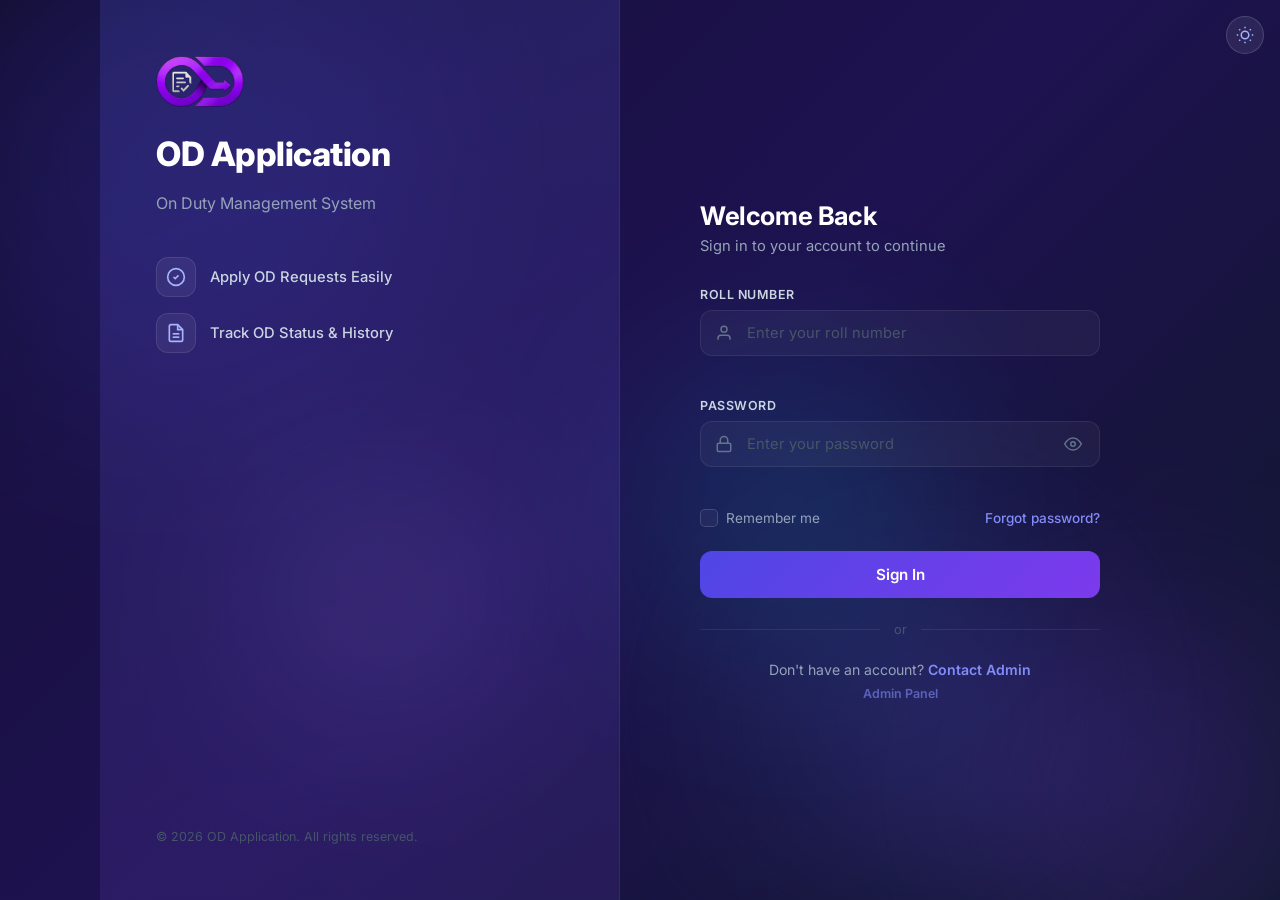
<file: Frontend files/Frontend files OD/index.html>
<!DOCTYPE html>
<html lang="en">
<head>
    <meta charset="UTF-8">
    <meta name="viewport" content="width=device-width, initial-scale=1.0">
    <meta name="description" content="OD Application - On Duty Management System for students and faculty">
    <title>OD Application | Login</title>
    <link rel="preconnect" href="https://fonts.googleapis.com">
    <link rel="preconnect" href="https://fonts.gstatic.com" crossorigin>
    <link href="https://fonts.googleapis.com/css2?family=Inter:wght@300;400;500;600;700;800&display=swap" rel="stylesheet">
    <link rel="icon" type="image/png" href="od_logo_symbol.png">
    <link rel="stylesheet" href="styles.css">
    <link rel="stylesheet" href="responsive.css">
    <script>
        // Apply saved theme before first paint to avoid flash
        (function(){ var t=localStorage.getItem('od-theme'); if(t) document.documentElement.setAttribute('data-theme',t); })();
    </script>
</head>
<body>
    <!-- Logo Reveal Intro Animation -->
    <div class="logo-reveal-overlay" id="logoRevealOverlay" aria-hidden="true">
        <div class="logo-reveal-content">
            <img src="od_logo_symbol.png" alt="" class="logo-reveal-symbol" id="logoRevealSymbol">
            <div class="logo-reveal-brand">
                <div class="logo-reveal-title"><span class="logo-title-on">ON</span> <span class="logo-title-duty">DUTY</span></div>
                <div class="logo-reveal-sub">APPLICATION</div>
            </div>
        </div>
    </div>

    <div class="bg-animation">
        <div class="floating-shape shape-1"></div>
        <div class="floating-shape shape-2"></div>
        <div class="floating-shape shape-3"></div>
        <div class="floating-shape shape-4"></div>
        <div class="floating-shape shape-5"></div>
    </div>

    <div class="login-container login-anim-init" id="loginContainer">
        <div class="branding-panel">
            <div class="brand-content">
                <div class="logo-container">
                    <div class="logo-icon brand-logo-icon">
                        <img src="od_logo_symbol.png" alt="OD Application Logo" class="brand-logo-img brand-logo-symbol">
                    </div>
                </div>
                <h1 class="brand-title">OD Application</h1>
                <p class="brand-subtitle">On Duty Management System</p>
                <div class="brand-features">
                    <div class="feature-item">
                        <div class="feature-icon">
                            <svg viewBox="0 0 24 24" fill="none" stroke="currentColor" stroke-width="2">
                                <path d="M9 12l2 2 4-4"/>
                                <circle cx="12" cy="12" r="10"/>
                            </svg>
                        </div>
                        <span>Apply OD Requests Easily</span>
                    </div>
                    <div class="feature-item">
                        <div class="feature-icon">
                            <svg viewBox="0 0 24 24" fill="none" stroke="currentColor" stroke-width="2">
                                <path d="M14 2H6a2 2 0 0 0-2 2v16a2 2 0 0 0 2 2h12a2 2 0 0 0 2-2V8z"/>
                                <polyline points="14 2 14 8 20 8"/>
                                <line x1="16" y1="13" x2="8" y2="13"/>
                                <line x1="16" y1="17" x2="8" y2="17"/>
                            </svg>
                        </div>
                        <span>Track OD Status &amp; History</span>
                    </div>
                </div>
            </div>
            <div class="brand-footer">
                <p>&copy; 2026 OD Application. All rights reserved.</p>
            </div>
        </div>

        <div class="form-panel">
            <div class="form-wrapper">
                <div class="mobile-logo">
                    <div class="logo-icon small brand-logo-icon">
                        <img src="od_logo_symbol.png" alt="OD Application Logo" class="brand-logo-img brand-logo-symbol">
                    </div>
                    <h2 class="mobile-title">OD Application</h2>
                </div>

                <div class="form-header">
                    <h2 id="login-heading">Welcome Back</h2>
                    <p>Sign in to your account to continue</p>
                </div>

                <form id="loginForm" class="login-form" novalidate>
                    <div class="input-group" id="rollno-group">
                        <label for="rollNumber">Roll Number </label>
                        <div class="input-wrapper">
                            <div class="input-icon">
                                <svg viewBox="0 0 24 24" fill="none" stroke="currentColor" stroke-width="2">
                                    <path d="M20 21v-2a4 4 0 0 0-4-4H8a4 4 0 0 0-4 4v2"/>
                                    <circle cx="12" cy="7" r="4"/>
                                </svg>
                            </div>
                            <input type="text" id="rollNumber" name="rollNumber" placeholder="Enter your roll number" autocomplete="username" required>
                            <div class="input-focus-line"></div>
                        </div>
                        <span class="error-message" id="rollno-error"></span>
                    </div>

                    <div class="input-group" id="password-group">
                        <label for="password">Password</label>
                        <div class="input-wrapper">
                            <div class="input-icon">
                                <svg viewBox="0 0 24 24" fill="none" stroke="currentColor" stroke-width="2">
                                    <rect x="3" y="11" width="18" height="11" rx="2" ry="2"/>
                                    <path d="M7 11V7a5 5 0 0 1 10 0v4"/>
                                </svg>
                            </div>
                            <input type="password" id="password" name="password" placeholder="Enter your password" autocomplete="current-password" required>
                            <button type="button" class="toggle-password" id="togglePassword" aria-label="Toggle password visibility">
                                <svg class="eye-open" viewBox="0 0 24 24" fill="none" stroke="currentColor" stroke-width="2">
                                    <path d="M1 12s4-8 11-8 11 8 11 8-4 8-11 8-11-8-11-8z"/>
                                    <circle cx="12" cy="12" r="3"/>
                                </svg>
                                <svg class="eye-closed" viewBox="0 0 24 24" fill="none" stroke="currentColor" stroke-width="2" style="display:none">
                                    <path d="M17.94 17.94A10.07 10.07 0 0 1 12 20c-7 0-11-8-11-8a18.45 18.45 0 0 1 5.06-5.94M9.9 4.24A9.12 9.12 0 0 1 12 4c7 0 11 8 11 8a18.5 18.5 0 0 1-2.16 3.19m-6.72-1.07a3 3 0 1 1-4.24-4.24"/>
                                    <line x1="1" y1="1" x2="23" y2="23"/>
                                </svg>
                            </button>
                            <div class="input-focus-line"></div>
                        </div>
                        <span class="error-message" id="password-error"></span>
                    </div>

                    <div class="form-options">
                        <label class="checkbox-wrapper" for="rememberMe">
                            <input type="checkbox" id="rememberMe" name="rememberMe">
                            <span class="custom-checkbox">
                                <svg viewBox="0 0 24 24" fill="none" stroke="currentColor" stroke-width="3">
                                    <polyline points="20 6 9 17 4 12"/>
                                </svg>
                            </span>
                            <span class="checkbox-label">Remember me</span>
                        </label>
                        <a href="#" class="forgot-link" id="forgotPassword">Forgot password?</a>
                    </div>

                    <button type="submit" class="login-btn" id="loginButton">
                        <span class="btn-text">Sign In</span>
                        <span class="btn-loader" style="display:none">
                            <span class="spinner"></span>
                        </span>
                    </button>

                    <div class="divider"><span>or</span></div>

                    <div class="signup-link">
                        <p>Don't have an account? <a href="#" id="signupLink">Contact Admin</a></p>
                        <p style="margin-top:6px"><a href="admin.html" style="font-size:0.78rem;opacity:0.6">Admin Panel</a></p>
                    </div>
                </form>
            </div>
        </div>
    </div>


    <div class="toast-container" id="toastContainer"></div>

    <!-- Theme toggle button -->
    <div id="themeToggleWrap" style="position:fixed;top:16px;right:16px;z-index:9999;">
        <button class="theme-toggle-btn" id="themeToggleBtn" aria-label="Toggle theme" title="Toggle theme">
            <svg class="theme-icon-sun" viewBox="0 0 24 24" fill="none" stroke="currentColor" stroke-width="2" width="18" height="18" style="display:none;">
                <circle cx="12" cy="12" r="5"></circle>
                <line x1="12" y1="1" x2="12" y2="3"></line>
                <line x1="12" y1="21" x2="12" y2="23"></line>
                <line x1="4.22" y1="4.22" x2="5.64" y2="5.64"></line>
                <line x1="18.36" y1="18.36" x2="19.78" y2="19.78"></line>
                <line x1="1" y1="12" x2="3" y2="12"></line>
                <line x1="21" y1="12" x2="23" y2="12"></line>
                <line x1="4.22" y1="19.78" x2="5.64" y2="18.36"></line>
                <line x1="18.36" y1="5.64" x2="19.78" y2="4.22"></line>
            </svg>
            <svg class="theme-icon-moon" viewBox="0 0 24 24" fill="none" stroke="currentColor" stroke-width="2" width="18" height="18" style="display:none;">
                <path d="M21 12.79A9 9 0 1 1 11.21 3 7 7 0 0 0 21 12.79z"></path>
            </svg>
        </button>
    </div>

    <!-- Forgot Password Modal -->
    <div class="modal-overlay" id="forgotPasswordOverlay" style="display:none">
        <div class="modal-box">
            <div class="modal-header">
                <h3 id="forgotModalTitle">Forgot Password</h3>
                <button type="button" class="modal-close" id="forgotPasswordClose" aria-label="Close">&times;</button>
            </div>

            <!-- Step 1: Enter Gmail -->
            <form id="forgotStep1Form" class="modal-body" novalidate>
                <p style="color:var(--surface-400);font-size:0.88rem;margin-bottom:16px;">
                    Enter your registered Gmail address. We will send a 6-digit verification code to reset your password.
                </p>
                <div class="input-group">
                    <label for="forgotEmail">Registered Gmail</label>
                    <input type="email" id="forgotEmail" name="forgotEmail" placeholder="your.name@gmail.com" required autocomplete="email">
                </div>
                <button type="submit" class="login-btn" id="forgotSendCodeBtn">
                    <span class="btn-text">Send Verification Code</span>
                    <span class="btn-loader" style="display:none"><span class="spinner"></span></span>
                </button>
            </form>

            <!-- Step 2: Enter Verification Code -->
            <form id="forgotStep2Form" class="modal-body" style="display:none" novalidate>
                <p style="color:var(--surface-400);font-size:0.88rem;margin-bottom:16px;">
                    Enter the 6-digit verification code sent to <b id="forgotEmailDisplay" style="color:white;"></b>:
                </p>
                <div class="input-group">
                    <label for="forgotCode">Verification Code</label>
                    <input type="text" id="forgotCode" name="forgotCode" placeholder="Enter 6-digit code" maxlength="6" required style="font-size:1.25rem;letter-spacing:4px;text-align:center;">
                </div>
                <div style="display:flex;gap:10px;margin-top:10px;">
                    <button type="button" class="btn-secondary" id="forgotBackToStep1Btn" style="padding:10px 16px;border-radius:var(--radius-md);border:1px solid rgba(255,255,255,0.15);background:rgba(255,255,255,0.06);color:white;cursor:pointer;">Change Email</button>
                    <button type="submit" class="login-btn" id="forgotVerifyCodeBtn" style="flex:1;">
                        <span class="btn-text">Verify</span>
                        <span class="btn-loader" style="display:none"><span class="spinner"></span></span>
                    </button>
                </div>
                <p style="text-align:center;margin-top:12px;font-size:0.82rem;color:var(--surface-400);">
                    Didn't receive code? <a href="#" id="forgotResendLink" style="color:var(--primary-400);text-decoration:none;">Resend Code</a>
                </p>
            </form>

            <!-- Step 3: Create New Password -->
            <form id="forgotStep3Form" class="modal-body" style="display:none" novalidate>
                <p style="color:var(--surface-400);font-size:0.88rem;margin-bottom:16px;">
                    Create a new password for your account.
                </p>
                <div class="input-group">
                    <label for="forgotNewPassword">New Password</label>
                    <div class="input-wrapper">
                        <input type="password" id="forgotNewPassword" name="forgotNewPassword" placeholder="Enter new password" required>
                        <button type="button" class="toggle-password" id="toggleForgotNewPassword" aria-label="Toggle new password visibility">
                            <svg class="eye-open" viewBox="0 0 24 24" fill="none" stroke="currentColor" stroke-width="2">
                                <path d="M1 12s4-8 11-8 11 8 11 8-4 8-11 8-11-8-11-8z"/>
                                <circle cx="12" cy="12" r="3"/>
                            </svg>
                            <svg class="eye-closed" viewBox="0 0 24 24" fill="none" stroke="currentColor" stroke-width="2" style="display:none">
                                <path d="M17.94 17.94A10.07 10.07 0 0 1 12 20c-7 0-11-8-11-8a18.45 18.45 0 0 1 5.06-5.94M9.9 4.24A9.12 9.12 0 0 1 12 4c7 0 11 8 11 8a18.5 18.5 0 0 1-2.16 3.19m-6.72-1.07a3 3 0 1 1-4.24-4.24"/>
                                <line x1="1" y1="1" x2="23" y2="23"/>
                            </svg>
                        </button>
                    </div>
                </div>
                <div class="input-group">
                    <label for="forgotConfirmPassword">Confirm Password</label>
                    <div class="input-wrapper">
                        <input type="password" id="forgotConfirmPassword" name="forgotConfirmPassword" placeholder="Confirm new password" required>
                        <button type="button" class="toggle-password" id="toggleForgotConfirmPassword" aria-label="Toggle confirm password visibility">
                            <svg class="eye-open" viewBox="0 0 24 24" fill="none" stroke="currentColor" stroke-width="2">
                                <path d="M1 12s4-8 11-8 11 8 11 8-4 8-11 8-11-8-11-8z"/>
                                <circle cx="12" cy="12" r="3"/>
                            </svg>
                            <svg class="eye-closed" viewBox="0 0 24 24" fill="none" stroke="currentColor" stroke-width="2" style="display:none">
                                <path d="M17.94 17.94A10.07 10.07 0 0 1 12 20c-7 0-11-8-11-8a18.45 18.45 0 0 1 5.06-5.94M9.9 4.24A9.12 9.12 0 0 1 12 4c7 0 11 8 11 8a18.5 18.5 0 0 1-2.16 3.19m-6.72-1.07a3 3 0 1 1-4.24-4.24"/>
                                <line x1="1" y1="1" x2="23" y2="23"/>
                            </svg>
                        </button>
                    </div>
                </div>
                <button type="submit" class="login-btn" id="forgotResetSubmitBtn">
                    <span class="btn-text">Reset Password</span>
                    <span class="btn-loader" style="display:none"><span class="spinner"></span></span>
                </button>
            </form>

            <!-- Step 4: Success Message -->
            <div id="forgotStep4Success" class="modal-body" style="display:none;text-align:center;padding:24px 16px;">
                <div style="width:56px;height:56px;margin:0 auto 16px;border-radius:50%;background:rgba(16,185,129,0.15);border:2px solid rgba(16,185,129,0.4);color:#34d399;display:flex;align-items:center;justify-content:center;">
                    <svg viewBox="0 0 24 24" fill="none" stroke="currentColor" stroke-width="3" width="28" height="28">
                        <polyline points="20 6 9 17 4 12"/>
                    </svg>
                </div>
                <h3 style="color:white;font-size:1.2rem;margin-bottom:8px;">Password Reset Successfully!</h3>
                <p style="color:var(--surface-400);font-size:0.88rem;margin-bottom:20px;">
                    You can now log in with your new password.
                </p>
                <button type="button" class="login-btn" id="forgotSuccessLoginBtn">
                    <span class="btn-text">Back to Sign In</span>
                </button>
            </div>
        </div>
    </div>

    <!-- Contact Admin Modal -->
    <div class="modal-overlay" id="contactAdminOverlay" style="display:none">
        <div class="modal-box">
            <div class="modal-header">
                <h3 id="contactModalTitle">Contact Admin</h3>
                <button type="button" class="modal-close" id="contactAdminClose" aria-label="Close">&times;</button>
            </div>

            <!-- Contact Admin / Request Demo Tabs -->
            <div class="contact-modal-tabs">
                <button type="button" class="contact-tab-btn active" id="tabBtnContactIssue">Report Issue</button>
                <button type="button" class="contact-tab-btn" id="tabBtnRequestDemo">Request a Demo</button>
            </div>

            <!-- Tab 1: Existing Contact Admin Form (Report Issue) -->
            <form id="contactAdminForm" class="modal-body" novalidate>
                <div class="input-group">
                    <label for="contactRegNo">Register / Staff Number</label>
                    <input type="text" id="contactRegNo" name="contactRegNo" placeholder="Enter your register/staff number" required>
                </div>

                <div class="input-group">
                    <label for="contactDob">Date of Birth</label>
                    <input type="date" id="contactDob" name="contactDob" required>
                </div>

                <div class="input-group">
                    <label for="contactPassword">Password</label>
                    <input type="password" id="contactPassword" name="contactPassword" placeholder="Enter your password" required>
                </div>

                <div class="input-group">
                    <label for="contactRole">You are a</label>
                    <select id="contactRole" name="contactRole" required>
                        <option value="Student">Student</option>
                        <option value="Staff">Staff</option>
                        <option value="HOD">HOD</option>
                    </select>
                </div>

                <div class="input-group">
                    <label for="contactReport">Report / Issue</label>
                    <textarea id="contactReport" name="contactReport" rows="4" placeholder="Describe your issue (e.g. no account, forgot password, login problem)" required></textarea>
                </div>

                <button type="submit" class="login-btn" id="contactAdminSubmit">
                    <span class="btn-text">Send to Admin</span>
                    <span class="btn-loader" style="display:none"><span class="spinner"></span></span>
                </button>
            </form>

            <!-- Tab 2: Request a Demo Form (Name, Mobile Number, Organization Name, Recipient Email, Description) -->
            <form id="requestDemoForm" class="modal-body" style="display:none" novalidate>
                <div class="input-group">
                    <label for="demoName">Name</label>
                    <input type="text" id="demoName" name="demoName" placeholder="Enter your name" required maxlength="100">
                </div>

                <div class="input-group">
                    <label for="demoMobile">Mobile Number</label>
                    <input type="tel" id="demoMobile" name="demoMobile" placeholder="Enter your mobile number" required maxlength="20">
                </div>

                <div class="input-group">
                    <label for="demoOrg">Organization Name</label>
                    <input type="text" id="demoOrg" name="demoOrg" placeholder="Enter your organization/college/company name" required maxlength="150">
                </div>

                <div class="input-group">
                    <label for="demoRecipientEmail">Recipient Email</label>
                    <input type="email" id="demoRecipientEmail" name="demoRecipientEmail" placeholder="Enter recipient email address" required maxlength="150">
                </div>

                <div class="input-group">
                    <label for="demoDescription">Description</label>
                    <textarea id="demoDescription" name="demoDescription" rows="4" placeholder="Tell us what you would like to know or have demonstrated..." required maxlength="2000"></textarea>
                </div>

                <button type="submit" class="login-btn" id="requestDemoSubmit">
                    <span class="btn-text">Send</span>
                    <span class="btn-loader" style="display:none"><span class="spinner"></span></span>
                </button>
            </form>
        </div>
    </div>

    <script src="theme.js"></script>
    <script src="script.js?v=20260821"></script>
</body>
</html>
</file>
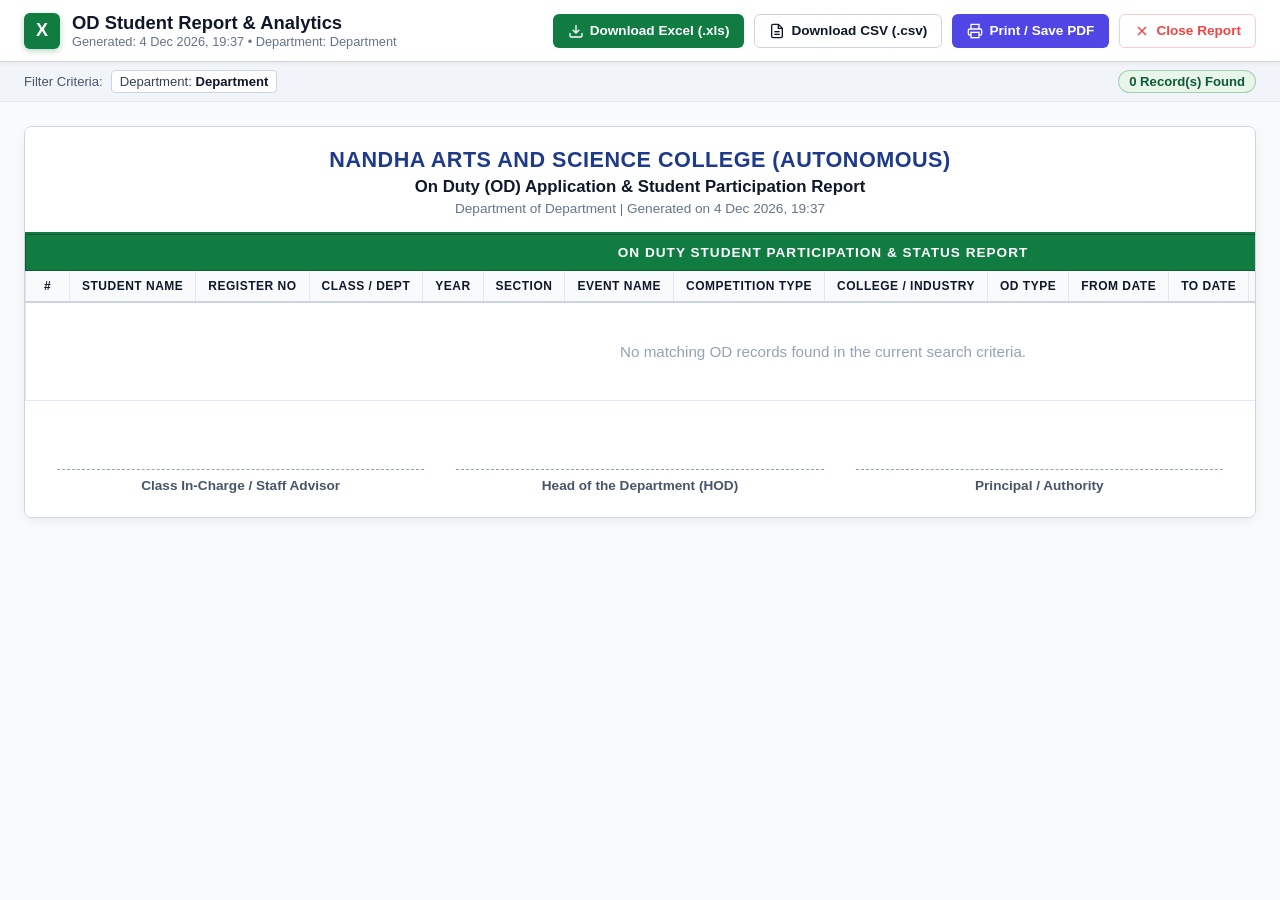
<file: Frontend files/Frontend files OD/od_analytics_report.html>
<!DOCTYPE html>
<html lang="en">
<head>
    <meta charset="UTF-8">
    <meta name="viewport" content="width=device-width, initial-scale=1.0">
    <title>OD Student Analytics Report - Excel View</title>
    <style>
        * {
            margin: 0;
            padding: 0;
            box-sizing: border-box;
        }

        :root {
            --excel-green: #107c41;
            --excel-green-dark: #0b5c30;
            --excel-green-light: #e8f5e9;
            --excel-border: #d4d4d4;
            --excel-grid: #e2e8f0;
            --text-primary: #1e293b;
            --text-secondary: #64748b;
            --bg-page: #f8fafc;
            --bg-card: #ffffff;
        }

        body {
            font-family: -apple-system, BlinkMacSystemFont, "Segoe UI", Roboto, "Helvetica Neue", Arial, sans-serif;
            background-color: var(--bg-page);
            color: var(--text-primary);
            min-height: 100vh;
            display: flex;
            flex-direction: column;
        }

        /* Top Action / Header Bar */
        .top-bar {
            background: #ffffff;
            border-bottom: 1px solid var(--excel-border);
            padding: 12px 24px;
            display: flex;
            align-items: center;
            justify-content: space-between;
            gap: 16px;
            position: sticky;
            top: 0;
            z-index: 100;
            box-shadow: 0 2px 4px rgba(0,0,0,0.04);
        }

        .brand-section {
            display: flex;
            align-items: center;
            gap: 12px;
        }

        .excel-icon {
            width: 36px;
            height: 36px;
            background: var(--excel-green);
            color: white;
            border-radius: 6px;
            display: flex;
            align-items: center;
            justify-content: center;
            font-weight: 800;
            font-size: 18px;
            box-shadow: 0 2px 6px rgba(16, 124, 65, 0.3);
        }

        .report-title-text h1 {
            font-size: 1.15rem;
            font-weight: 700;
            color: #0f172a;
            line-height: 1.2;
        }

        .report-title-text p {
            font-size: 0.8rem;
            color: var(--text-secondary);
        }

        .actions-group {
            display: flex;
            align-items: center;
            gap: 10px;
            flex-wrap: wrap;
        }

        .btn {
            display: inline-flex;
            align-items: center;
            gap: 6px;
            padding: 8px 14px;
            font-size: 0.85rem;
            font-weight: 600;
            border-radius: 6px;
            cursor: pointer;
            border: 1px solid transparent;
            transition: all 0.15s ease;
            text-decoration: none;
        }

        .btn-excel {
            background: var(--excel-green);
            color: white;
        }
        .btn-excel:hover {
            background: var(--excel-green-dark);
            box-shadow: 0 2px 6px rgba(16, 124, 65, 0.35);
        }

        .btn-csv {
            background: #ffffff;
            color: #0f172a;
            border-color: #cbd5e1;
        }
        .btn-csv:hover {
            background: #f1f5f9;
            border-color: #94a3b8;
        }

        .btn-print {
            background: #4f46e5;
            color: white;
        }
        .btn-print:hover {
            background: #4338ca;
            box-shadow: 0 2px 6px rgba(79, 70, 229, 0.35);
        }

        .btn-close {
            background: #ffffff;
            color: #ef4444;
            border-color: #fecaca;
        }
        .btn-close:hover {
            background: #fef2f2;
            border-color: #f87171;
        }

        /* Filter Summary Ribbon */
        .filter-ribbon {
            background: #f1f5f9;
            border-bottom: 1px solid #e2e8f0;
            padding: 8px 24px;
            font-size: 0.82rem;
            color: #475569;
            display: flex;
            align-items: center;
            justify-content: space-between;
            gap: 12px;
            flex-wrap: wrap;
        }

        .filter-tags {
            display: flex;
            align-items: center;
            gap: 8px;
            flex-wrap: wrap;
        }

        .tag-pill {
            background: #ffffff;
            border: 1px solid #cbd5e1;
            padding: 3px 8px;
            border-radius: 4px;
            font-weight: 500;
            color: #334155;
        }

        .tag-pill strong {
            color: #0f172a;
        }

        .record-count-badge {
            background: var(--excel-green-light);
            color: var(--excel-green-dark);
            border: 1px solid rgba(16, 124, 65, 0.3);
            padding: 3px 10px;
            border-radius: 12px;
            font-weight: 700;
        }

        /* Main Spreadsheet Page Wrapper */
        .main-container {
            flex: 1;
            padding: 24px;
            display: flex;
            flex-direction: column;
        }

        .spreadsheet-card {
            background: #ffffff;
            border: 1px solid #cbd5e1;
            border-radius: 8px;
            box-shadow: 0 4px 12px rgba(0,0,0,0.05);
            display: flex;
            flex-direction: column;
            overflow: hidden;
        }

        /* Institutional Letterhead in Report */
        .report-header-banner {
            padding: 20px 24px 16px;
            border-bottom: 2px solid var(--excel-green);
            text-align: center;
            background: #ffffff;
        }

        .report-header-banner h2 {
            font-size: 1.35rem;
            color: #1e3a8a;
            font-weight: 800;
            letter-spacing: 0.5px;
            text-transform: uppercase;
        }

        .report-header-banner h3 {
            font-size: 1.05rem;
            color: #0f172a;
            font-weight: 700;
            margin-top: 4px;
        }

        .report-header-banner p {
            font-size: 0.85rem;
            color: #64748b;
            margin-top: 4px;
        }

        /* Dedicated Horizontal Table Scroll Container */
        .table-scroll-container {
            width: 100%;
            overflow-x: auto;
            overflow-y: visible;
            -webkit-overflow-scrolling: touch;
            background: #ffffff;
        }

        /* Visible Scrollbar */
        .table-scroll-container::-webkit-scrollbar {
            height: 10px;
            width: 10px;
        }
        .table-scroll-container::-webkit-scrollbar-track {
            background: #f1f5f9;
        }
        .table-scroll-container::-webkit-scrollbar-thumb {
            background: #94a3b8;
            border-radius: 5px;
        }
        .table-scroll-container::-webkit-scrollbar-thumb:hover {
            background: #64748b;
        }

        /* Excel Styled Grid Table */
        .excel-table {
            width: max-content;
            min-width: 100%;
            border-collapse: collapse;
            font-size: 0.82rem;
            color: #1e293b;
            text-align: left;
        }

        .excel-table th, 
        .excel-table td {
            border: 1px solid var(--excel-grid);
            padding: 8px 12px;
            white-space: nowrap;
        }

        .excel-table thead th {
            background: #f8fafc;
            color: #0f172a;
            font-weight: 700;
            text-transform: uppercase;
            font-size: 0.75rem;
            letter-spacing: 0.5px;
            border-bottom: 2px solid #cbd5e1;
            position: sticky;
            top: 0;
            z-index: 10;
        }

        .excel-table thead tr:first-child th {
            background: #107c41;
            color: #ffffff;
            font-weight: 700;
            text-align: center;
            font-size: 0.85rem;
            letter-spacing: 1px;
            padding: 10px;
            border: 1px solid #0b5c30;
        }

        .excel-table tbody tr:nth-child(even) {
            background-color: #fbfcfe;
        }

        .excel-table tbody tr:hover {
            background-color: #f1f5f9;
        }

        .col-idx {
            text-align: center;
            font-weight: 600;
            color: #64748b;
            background: #f8fafc;
            width: 44px;
        }

        .col-lead-name {
            font-weight: 600;
            color: #0f172a;
        }

        .col-members-list {
            font-size: 0.74rem;
            color: #64748b;
            margin-top: 2px;
        }

        /* Status Badges */
        .badge {
            display: inline-block;
            padding: 3px 8px;
            border-radius: 4px;
            font-size: 0.72rem;
            font-weight: 700;
            text-align: center;
        }
        .badge-approved {
            background: #dcfce7;
            color: #15803d;
            border: 1px solid #bbf7d0;
        }
        .badge-rejected {
            background: #fee2e2;
            color: #b91c1c;
            border: 1px solid #fecaca;
        }
        .badge-pending {
            background: #fef3c7;
            color: #b45309;
            border: 1px solid #fde68a;
        }
        .badge-group {
            background: #f3e8ff;
            color: #7e22ce;
            border: 1px solid #e9d5ff;
        }
        .badge-solo {
            background: #e0f2fe;
            color: #0369a1;
            border: 1px solid #bae6fd;
        }

        /* Empty State */
        .empty-row td {
            text-align: center;
            padding: 40px 16px;
            color: #94a3b8;
            font-size: 0.95rem;
        }

        /* Signatures Block */
        .signatures-container {
            display: grid;
            grid-template-columns: repeat(3, 1fr);
            gap: 32px;
            padding: 48px 32px 24px;
            margin-top: 20px;
            background: #ffffff;
        }

        .sig-block {
            text-align: center;
            border-top: 1px dashed #94a3b8;
            padding-top: 8px;
            font-size: 0.85rem;
            font-weight: 600;
            color: #475569;
        }

        /* Print Media Styles */
        @media print {
            @page {
                size: landscape;
                margin: 10mm;
            }

            body {
                background: #ffffff;
                color: #000000;
            }

            .top-bar, .no-print {
                display: none !important;
            }

            .main-container {
                padding: 0;
            }

            .spreadsheet-card {
                border: none;
                box-shadow: none;
            }

            .excel-table th, 
            .excel-table td {
                border: 1px solid #64748b !important;
                padding: 6px 8px;
                color: #000000;
            }

            .excel-table thead tr:first-child th {
                background: #e2e8f0 !important;
                color: #000000 !important;
            }

            .excel-table thead th {
                background: #f1f5f9 !important;
                color: #000000 !important;
            }
        }
    </style>
</head>
<body>

    <!-- Top Action Bar -->
    <div class="top-bar no-print">
        <div class="brand-section">
            <div class="excel-icon">X</div>
            <div class="report-title-text">
                <h1>OD Student Report &amp; Analytics</h1>
                <p id="generatedTimestamp">Spreadsheet Report View</p>
            </div>
        </div>

        <div class="actions-group">
            <button type="button" class="btn btn-excel" id="btnExportExcel">
                <svg width="16" height="16" viewBox="0 0 24 24" fill="none" stroke="currentColor" stroke-width="2">
                    <path d="M21 15v4a2 2 0 0 1-2 2H5a2 2 0 0 1-2-2v-4"></path>
                    <polyline points="7 10 12 15 17 10"></polyline>
                    <line x1="12" y1="15" x2="12" y2="3"></line>
                </svg>
                Download Excel (.xls)
            </button>

            <button type="button" class="btn btn-csv" id="btnExportCsv">
                <svg width="16" height="16" viewBox="0 0 24 24" fill="none" stroke="currentColor" stroke-width="2">
                    <path d="M14 2H6a2 2 0 0 0-2 2v16a2 2 0 0 0 2 2h12a2 2 0 0 0 2-2V8z"></path>
                    <polyline points="14 2 14 8 20 8"></polyline>
                    <line x1="16" y1="13" x2="8" y2="13"></line>
                    <line x1="16" y1="17" x2="8" y2="17"></line>
                </svg>
                Download CSV (.csv)
            </button>

            <button type="button" class="btn btn-print" id="btnPrint">
                <svg width="16" height="16" viewBox="0 0 24 24" fill="none" stroke="currentColor" stroke-width="2">
                    <polyline points="6 9 6 2 18 2 18 9"></polyline>
                    <path d="M6 18H4a2 2 0 0 1-2-2v-5a2 2 0 0 1 2-2h16a2 2 0 0 1 2 2v5a2 2 0 0 1-2 2h-2"></path>
                    <rect x="6" y="14" width="12" height="8"></rect>
                </svg>
                Print / Save PDF
            </button>

            <button type="button" class="btn btn-close" id="btnClose">
                <svg width="16" height="16" viewBox="0 0 24 24" fill="none" stroke="currentColor" stroke-width="2">
                    <line x1="18" y1="6" x2="6" y2="18"></line>
                    <line x1="6" y1="6" x2="18" y2="18"></line>
                </svg>
                Close Report
            </button>
        </div>
    </div>

    <!-- Active Filter Ribbon -->
    <div class="filter-ribbon no-print" id="filterRibbon">
        <div class="filter-tags" id="filterTagsContainer">
            <span>Filter Criteria:</span>
            <span class="tag-pill" id="filterDeptTag">Department: <strong>All</strong></span>
        </div>
        <div class="record-count-badge" id="recordCountBadge">0 Records Found</div>
    </div>

    <!-- Main Report Page -->
    <div class="main-container">
        <div class="spreadsheet-card">
            
            <!-- Letterhead / Header -->
            <div class="report-header-banner">
                <h2>Nandha Arts and Science College (Autonomous)</h2>
                <h3>On Duty (OD) Application &amp; Student Participation Report</h3>
                <p id="reportSubHeader">Generated on: -</p>
            </div>

            <!-- Horizontally Scrollable Table Wrapper -->
            <div class="table-scroll-container" id="reportScrollWrapper">
                <table class="excel-table" id="reportExcelTable">
                    <thead>
                        <tr>
                            <th colspan="16">ON DUTY STUDENT PARTICIPATION &amp; STATUS REPORT</th>
                        </tr>
                        <tr>
                            <th class="col-idx">#</th>
                            <th>Student Name</th>
                            <th>Register No</th>
                            <th>Class / Dept</th>
                            <th>Year</th>
                            <th>Section</th>
                            <th>Event Name</th>
                            <th>Competition Type</th>
                            <th>College / Industry</th>
                            <th>OD Type</th>
                            <th>From Date</th>
                            <th>To Date</th>
                            <th>Time</th>
                            <th>Days</th>
                            <th>Staff Status</th>
                            <th>Overall Status</th>
                        </tr>
                    </thead>
                    <tbody id="reportTableBody">
                        <tr class="empty-row">
                            <td colspan="16">Loading report records...</td>
                        </tr>
                    </tbody>
                </table>
            </div>

            <!-- Signature Placeholders -->
            <div class="signatures-container">
                <div class="sig-block">Class In-Charge / Staff Advisor</div>
                <div class="sig-block">Head of the Department (HOD)</div>
                <div class="sig-block">Principal / Authority</div>
            </div>
        </div>
    </div>

    <script>
        document.addEventListener('DOMContentLoaded', () => {
            const rawData = sessionStorage.getItem('od_analytics_report_data');
            let reportData = null;

            try {
                if (rawData) {
                    reportData = JSON.parse(rawData);
                }
            } catch (err) {
                console.error('Failed to parse report data:', err);
            }

            const list = reportData && Array.isArray(reportData.results) ? reportData.results : [];
            const meta = reportData?.filters || {};
            const dept = reportData?.department || 'Department';

            // Populate Metadata Ribbon
            const nowStr = new Date().toLocaleString('en-GB', { dateStyle: 'medium', timeStyle: 'short' });
            document.getElementById('generatedTimestamp').textContent = `Generated: ${nowStr} • Department: ${dept}`;
            document.getElementById('reportSubHeader').textContent = `Department of ${dept} | Generated on ${nowStr}`;
            document.getElementById('recordCountBadge').textContent = `${list.length} Record(s) Found`;

            const tagsContainer = document.getElementById('filterTagsContainer');
            if (tagsContainer) {
                let tagsHtml = `<span>Filter Criteria:</span>`;
                tagsHtml += `<span class="tag-pill">Department: <strong>${escapeHtml(dept)}</strong></span>`;
                if (meta.studentName) tagsHtml += `<span class="tag-pill">Student: <strong>${escapeHtml(meta.studentName)}</strong></span>`;
                if (meta.registerNumber) tagsHtml += `<span class="tag-pill">Reg No: <strong>${escapeHtml(meta.registerNumber)}</strong></span>`;
                if (meta.classYearSection) tagsHtml += `<span class="tag-pill">Class: <strong>${escapeHtml(meta.classYearSection)}</strong></span>`;
                if (meta.eventName) tagsHtml += `<span class="tag-pill">Event: <strong>${escapeHtml(meta.eventName)}</strong></span>`;
                if (meta.collegeName) tagsHtml += `<span class="tag-pill">College: <strong>${escapeHtml(meta.collegeName)}</strong></span>`;
                if (meta.odType && meta.odType !== 'All') tagsHtml += `<span class="tag-pill">OD Type: <strong>${escapeHtml(meta.odType)}</strong></span>`;
                if (meta.startDate || meta.endDate) {
                    const rangeStr = `${meta.startDate || 'Start'} to ${meta.endDate || 'End'}`;
                    tagsHtml += `<span class="tag-pill">Date Range: <strong>${escapeHtml(rangeStr)}</strong></span>`;
                }
                tagsContainer.innerHTML = tagsHtml;
            }

            // Render Table Rows
            const tbody = document.getElementById('reportTableBody');
            if (!tbody) return;

            if (list.length === 0) {
                tbody.innerHTML = `<tr class="empty-row"><td colspan="16">No matching OD records found in the current search criteria.</td></tr>`;
                return;
            }

            tbody.innerHTML = list.map((item, idx) => {
                const isGroup = !!item.isGroupOd;
                const members = item.members || [];
                const numMembers = members.length;

                let studentDisplay = `<div class="col-lead-name">${escapeHtml(item.studentName || '-')}</div>`;
                let regDisplay = `<div>${escapeHtml(item.registerNumber || '-')}</div>`;

                if (isGroup && numMembers > 0) {
                    const memberNames = members.map(m => m.studentName).filter(Boolean).join(', ');
                    const memberRegs = members.map(m => m.registerNumber).filter(Boolean).join(', ');
                    studentDisplay += `<div class="col-members-list" title="${escapeHtml(memberNames)}">Group: ${escapeHtml(item.groupName || 'Group')} (${numMembers} members)</div>`;
                    regDisplay += `<div class="col-members-list" title="${escapeHtml(memberRegs)}">${escapeHtml(memberRegs)}</div>`;
                }

                const timeSpan = item.startTime ? `${escapeHtml(item.startTime)}${item.endTime ? ' - ' + escapeHtml(item.endTime) : ''}` : 'Full Day';
                const status = item.overallStatus || 'Pending';
                const statusClass = status.toLowerCase().includes('approved') ? 'badge-approved' : status.toLowerCase().includes('rejected') ? 'badge-rejected' : 'badge-pending';
                const facStatus = item.facultyStatus || 'Pending';
                const facStatusClass = facStatus.toLowerCase().includes('approved') ? 'badge-approved' : facStatus.toLowerCase().includes('rejected') ? 'badge-rejected' : 'badge-pending';

                return `
                    <tr>
                        <td class="col-idx">${idx + 1}</td>
                        <td>${studentDisplay}</td>
                        <td>${regDisplay}</td>
                        <td>${escapeHtml(item.className || dept || '-')}</td>
                        <td style="text-align:center;">${escapeHtml(item.year != null ? String(item.year) : '-')}</td>
                        <td style="text-align:center;">${escapeHtml(item.section || '-')}</td>
                        <td><strong>${escapeHtml(item.eventName || '-')}</strong></td>
                        <td>${escapeHtml(item.competitionType || '-')}</td>
                        <td>${escapeHtml(item.collegeName || '-')}</td>
                        <td style="text-align:center;"><span class="badge ${isGroup ? 'badge-group' : 'badge-solo'}">${isGroup ? 'Group OD' : 'Solo OD'}</span></td>
                        <td>${escapeHtml(formatDate(item.fromDate))}</td>
                        <td>${escapeHtml(formatDate(item.toDate))}</td>
                        <td>${timeSpan}</td>
                        <td style="text-align:center;font-weight:600;">${item.numberOfDays != null ? item.numberOfDays : 1}</td>
                        <td><span class="badge ${facStatusClass}">${escapeHtml(facStatus)}</span></td>
                        <td><span class="badge ${statusClass}">${escapeHtml(status)}</span></td>
                    </tr>
                `;
            }).join('');

            // Action: Export to Excel (.xls)
            document.getElementById('btnExportExcel')?.addEventListener('click', () => {
                exportToExcel(list, dept);
            });

            // Action: Export to CSV (.csv)
            document.getElementById('btnExportCsv')?.addEventListener('click', () => {
                exportToCsv(list, dept);
            });

            // Action: Print (Manual only)
            document.getElementById('btnPrint')?.addEventListener('click', () => {
                window.print();
            });

            // Action: Close
            document.getElementById('btnClose')?.addEventListener('click', () => {
                window.close();
            });
        });

        function escapeHtml(str) {
            if (str == null) return '';
            return String(str)
                .replace(/&/g, '&amp;')
                .replace(/</g, '&lt;')
                .replace(/>/g, '&gt;')
                .replace(/"/g, '&quot;')
                .replace(/'/g, '&#039;');
        }

        function formatDate(d) {
            if (!d) return '-';
            try {
                const dt = new Date(d);
                return isNaN(dt.getTime()) ? d : dt.toLocaleDateString('en-GB');
            } catch {
                return d;
            }
        }

        function exportToExcel(list, dept) {
            let tableHtml = `
                <html xmlns:o="urn:schemas-microsoft-com:office:office" xmlns:x="urn:schemas-microsoft-com:office:excel" xmlns="http://www.w3.org/TR/REC-html40">
                <head>
                    <!--[if gte mso 9]>
                    <xml>
                        <x:ExcelWorkbook>
                            <x:ExcelWorksheets>
                                <x:ExcelWorksheet>
                                    <x:Name>OD_Student_Report</x:Name>
                                    <x:WorksheetOptions><x:DisplayGridlines/></x:WorksheetOptions>
                                </x:ExcelWorksheet>
                            </x:ExcelWorksheets>
                        </x:ExcelWorkbook>
                    </xml>
                    <![endif]-->
                    <meta http-equiv="content-type" content="text/plain; charset=UTF-8"/>
                    <style>
                        table { border-collapse: collapse; font-family: Arial, sans-serif; font-size: 11pt; }
                        th { background-color: #107C41; color: #ffffff; font-weight: bold; border: 1px solid #000000; padding: 6px; }
                        td { border: 1px solid #d4d4d4; padding: 6px; }
                    </style>
                </head>
                <body>
                    <table>
                        <thead>
                            <tr><th colspan="16" style="font-size:14pt;text-align:center;background-color:#107C41;color:#ffffff;">NANDHA ARTS AND SCIENCE COLLEGE - OD REPORT (${dept})</th></tr>
                            <tr>
                                <th>S.No</th>
                                <th>Student Name</th>
                                <th>Register No</th>
                                <th>Department</th>
                                <th>Year</th>
                                <th>Section</th>
                                <th>Event Name</th>
                                <th>Competition Type</th>
                                <th>College / Industry</th>
                                <th>OD Type</th>
                                <th>From Date</th>
                                <th>To Date</th>
                                <th>Time</th>
                                <th>Days</th>
                                <th>Staff Status</th>
                                <th>Overall Status</th>
                            </tr>
                        </thead>
                        <tbody>
            `;

            list.forEach((item, idx) => {
                const timeSpan = item.startTime ? `${item.startTime}${item.endTime ? ' - ' + item.endTime : ''}` : 'Full Day';
                tableHtml += `
                    <tr>
                        <td style="text-align:center;">${idx + 1}</td>
                        <td>${escapeHtml(item.studentName || '-')}</td>
                        <td>${escapeHtml(item.registerNumber || '-')}</td>
                        <td>${escapeHtml(item.className || dept || '-')}</td>
                        <td style="text-align:center;">${item.year != null ? item.year : '-'}</td>
                        <td style="text-align:center;">${escapeHtml(item.section || '-')}</td>
                        <td>${escapeHtml(item.eventName || '-')}</td>
                        <td>${escapeHtml(item.competitionType || '-')}</td>
                        <td>${escapeHtml(item.collegeName || '-')}</td>
                        <td style="text-align:center;">${item.isGroupOd ? 'Group OD' : 'Solo OD'}</td>
                        <td>${formatDate(item.fromDate)}</td>
                        <td>${formatDate(item.toDate)}</td>
                        <td>${escapeHtml(timeSpan)}</td>
                        <td style="text-align:center;">${item.numberOfDays != null ? item.numberOfDays : 1}</td>
                        <td>${escapeHtml(item.facultyStatus || 'Pending')}</td>
                        <td>${escapeHtml(item.overallStatus || 'Pending')}</td>
                    </tr>
                `;
            });

            tableHtml += `</tbody></table></body></html>`;

            const blob = new Blob([tableHtml], { type: 'application/vnd.ms-excel;charset=utf-8' });
            const url = URL.createObjectURL(blob);
            const a = document.createElement('a');
            const dateTag = new Date().toISOString().slice(0, 10).replace(/-/g, '');
            a.href = url;
            a.download = `OD_Report_${dept}_${dateTag}.xls`;
            document.body.appendChild(a);
            a.click();
            document.body.removeChild(a);
            URL.revokeObjectURL(url);
        }

        function exportToCsv(list, dept) {
            const headers = [
                'S.No', 'Student Name', 'Register No', 'Department', 'Year', 'Section',
                'Event Name', 'Competition Type', 'College / Industry', 'OD Type',
                'From Date', 'To Date', 'Time', 'Days', 'Staff Status', 'Overall Status'
            ];

            const rows = list.map((item, idx) => {
                const timeSpan = item.startTime ? `${item.startTime}${item.endTime ? ' - ' + item.endTime : ''}` : 'Full Day';
                return [
                    idx + 1,
                    item.studentName || '',
                    item.registerNumber || '',
                    item.className || dept || '',
                    item.year != null ? item.year : '',
                    item.section || '',
                    item.eventName || '',
                    item.competitionType || '',
                    item.collegeName || '',
                    item.isGroupOd ? 'Group OD' : 'Solo OD',
                    formatDate(item.fromDate),
                    formatDate(item.toDate),
                    timeSpan,
                    item.numberOfDays != null ? item.numberOfDays : 1,
                    item.facultyStatus || 'Pending',
                    item.overallStatus || 'Pending'
                ].map(val => `"${String(val).replace(/"/g, '""')}"`).join(',');
            });

            const csvContent = '\uFEFF' + [headers.join(','), ...rows].join('\r\n');
            const blob = new Blob([csvContent], { type: 'text/csv;charset=utf-8;' });
            const url = URL.createObjectURL(blob);
            const a = document.createElement('a');
            const dateTag = new Date().toISOString().slice(0, 10).replace(/-/g, '');
            a.href = url;
            a.download = `OD_Report_${dept}_${dateTag}.csv`;
            document.body.appendChild(a);
            a.click();
            document.body.removeChild(a);
            URL.revokeObjectURL(url);
        }
    </script>
</body>
</html>
</file>
<file: Frontend files/Frontend files OD/styles.css>
/* ============================================
   OD Application - Login Page Styles
   ============================================ */

:root {
    --primary-50: #eef2ff;
    --primary-100: #e0e7ff;
    --primary-200: #c7d2fe;
    --primary-300: #a5b4fc;
    --primary-400: #818cf8;
    --primary-500: #6366f1;
    --primary-600: #4f46e5;
    --primary-700: #4338ca;
    --primary-800: #3730a3;
    --primary-900: #312e81;

    --accent-400: #a78bfa;
    --accent-500: #8b5cf6;
    --accent-600: #7c3aed;

    --surface-50: #f8fafc;
    --surface-100: #f1f5f9;
    --surface-200: #e2e8f0;
    --surface-300: #cbd5e1;
    --surface-400: #94a3b8;
    --surface-500: #64748b;
    --surface-600: #475569;
    --surface-700: #334155;
    --surface-800: #1e293b;
    --surface-900: #0f172a;
    --surface-950: #020617;

    --success: #10b981;
    --success-bg: rgba(16, 185, 129, 0.12);
    --error: #ef4444;
    --error-bg: rgba(239, 68, 68, 0.12);
    --warning: #f59e0b;
    --warning-bg: rgba(245, 158, 11, 0.12);
    --info: #3b82f6;

    --font-family: 'Inter', -apple-system, BlinkMacSystemFont, sans-serif;
    --radius-sm: 8px;
    --radius-md: 12px;
    --radius-lg: 16px;
    --radius-xl: 24px;
}

*, *::before, *::after {
    margin: 0;
    padding: 0;
    box-sizing: border-box;
}

html {
    font-size: 16px;
    scroll-behavior: smooth;
}

body {
    font-family: var(--font-family);
    min-height: 100vh;
    background: var(--surface-950);
    color: var(--surface-300);
    position: relative;
    overflow-x: hidden;
}

/* ============================================
   Animated Background
   ============================================ */
.bg-animation {
    position: fixed;
    top: 0;
    left: 0;
    width: 100%;
    height: 100%;
    z-index: 0;
    background: linear-gradient(135deg, #0f0c29 0%, #1a1145 25%, #1e1250 50%, #0f172a 100%);
    pointer-events: none;
    overflow: hidden;
}

.floating-shape {
    position: absolute;
    border-radius: 50%;
    filter: blur(100px);
    opacity: 0.3;
    animation: float 20s ease-in-out infinite;
}

.shape-1 {
    width: 600px;
    height: 600px;
    background: radial-gradient(circle, var(--primary-700), transparent);
    top: -15%;
    left: -10%;
    animation-duration: 25s;
}

.shape-2 {
    width: 400px;
    height: 400px;
    background: radial-gradient(circle, var(--accent-600), transparent);
    bottom: -10%;
    right: -5%;
    animation-delay: -8s;
    animation-duration: 22s;
}

.shape-3 {
    width: 300px;
    height: 300px;
    background: radial-gradient(circle, #06b6d4, transparent);
    top: 40%;
    left: 50%;
    animation-delay: -14s;
    animation-duration: 28s;
}

.shape-4 {
    width: 350px;
    height: 350px;
    background: radial-gradient(circle, var(--primary-500), transparent);
    top: 60%;
    right: 15%;
    animation-delay: -4s;
    animation-duration: 30s;
}

.shape-5 {
    width: 250px;
    height: 250px;
    background: radial-gradient(circle, var(--accent-400), transparent);
    bottom: 20%;
    left: 20%;
    animation-delay: -18s;
    animation-duration: 24s;
}

@keyframes float {
    0%, 100% { transform: translate(0, 0) scale(1); }
    25% { transform: translate(40px, -50px) scale(1.1); }
    50% { transform: translate(-30px, 30px) scale(0.95); }
    75% { transform: translate(50px, 20px) scale(1.05); }
}

/* ============================================
   Login Container
   ============================================ */
.login-container {
    position: relative;
    z-index: 1;
    min-height: 100vh;
    display: flex;
    align-items: stretch;
    justify-content: center;
    animation: loginContainerReveal 1.25s cubic-bezier(0.16, 1, 0.3, 1) both;
}

@keyframes loginContainerReveal {
    0%, 55% {
        opacity: 0;
        transform: translateY(16px);
    }
    100% {
        opacity: 1;
        transform: translateY(0);
    }
}

/* ============================================
   Branding Panel (left side)
   ============================================ */
.branding-panel {
    flex: 1;
    max-width: 520px;
    display: flex;
    flex-direction: column;
    justify-content: space-between;
    padding: 56px 56px;
    background: linear-gradient(160deg, rgba(99, 102, 241, 0.18) 0%, rgba(139, 92, 246, 0.12) 100%);
    border-right: 1px solid rgba(255, 255, 255, 0.06);
}

.brand-content {
    display: flex;
    flex-direction: column;
    gap: 20px;
}

.logo-container {
    margin-bottom: 8px;
}

.logo-icon {
    width: 72px;
    height: 72px;
    border-radius: var(--radius-lg);
    background: linear-gradient(135deg, var(--primary-600), var(--accent-600));
    display: flex;
    align-items: center;
    justify-content: center;
    padding: 14px;
    box-shadow: 0 8px 24px rgba(99, 102, 241, 0.35);
}

.logo-icon svg {
    width: 100%;
    height: 100%;
}

.logo-icon.small {
    width: 48px;
    height: 48px;
    padding: 10px;
    background: rgba(99, 102, 241, 0.12);
    border: 1px solid rgba(99, 102, 241, 0.25);
    box-shadow: none;
}

.brand-title {
    font-size: 2.1rem;
    font-weight: 800;
    color: white;
    letter-spacing: -0.5px;
    line-height: 1.15;
}

.brand-subtitle {
    font-size: 1rem;
    color: var(--surface-400);
    font-weight: 400;
}

.brand-features {
    display: flex;
    flex-direction: column;
    gap: 16px;
    margin-top: 24px;
}

.feature-item {
    display: flex;
    align-items: center;
    gap: 14px;
}

.feature-icon {
    width: 40px;
    height: 40px;
    min-width: 40px;
    border-radius: var(--radius-md);
    background: rgba(255, 255, 255, 0.06);
    border: 1px solid rgba(255, 255, 255, 0.1);
    display: flex;
    align-items: center;
    justify-content: center;
    color: var(--primary-300);
}

.feature-icon svg {
    width: 20px;
    height: 20px;
}

.feature-item span {
    font-size: 0.92rem;
    color: var(--surface-300);
    font-weight: 500;
}

.brand-footer p {
    font-size: 0.78rem;
    color: var(--surface-600);
}

/* ============================================
   Form Panel (right side)
   ============================================ */
.form-panel {
    flex: 1;
    max-width: 560px;
    display: flex;
    align-items: center;
    justify-content: center;
    padding: 40px 48px;
}

.form-wrapper {
    width: 100%;
    max-width: 400px;
}

.mobile-logo {
    display: none;
    flex-direction: column;
    align-items: center;
    gap: 12px;
    margin-bottom: 32px;
    text-align: center;
}

.mobile-title {
    font-size: 1.3rem;
    font-weight: 700;
    color: white;
}

.form-header {
    margin-bottom: 32px;
}

.form-header h2 {
    font-size: 1.6rem;
    font-weight: 700;
    color: white;
    letter-spacing: -0.4px;
    margin-bottom: 6px;
}

.form-header p {
    font-size: 0.92rem;
    color: var(--surface-400);
}

/* ============================================
   Login Form
   ============================================ */
.login-form {
    display: flex;
    flex-direction: column;
}

.input-group {
    margin-bottom: 20px;
}

.input-group label {
    display: block;
    font-size: 0.78rem;
    font-weight: 600;
    color: var(--surface-300);
    margin-bottom: 8px;
    text-transform: uppercase;
    letter-spacing: 0.5px;
}

.input-wrapper {
    position: relative;
    display: flex;
    align-items: center;
}

.input-icon {
    position: absolute;
    left: 14px;
    top: 50%;
    transform: translateY(-50%);
    width: 20px;
    height: 20px;
    color: var(--surface-500);
    display: flex;
    align-items: center;
    justify-content: center;
    z-index: 2;
    pointer-events: none;
    transition: color 0.3s ease;
}

.input-icon svg {
    width: 18px;
    height: 18px;
}

.input-wrapper input {
    width: 100%;
    padding: 13px 46px 13px 46px;
    background: rgba(255, 255, 255, 0.04);
    border: 1.5px solid rgba(255, 255, 255, 0.08);
    border-radius: var(--radius-md);
    font-family: var(--font-family);
    font-size: 0.92rem;
    color: white;
    outline: none;
    transition: all 0.3s cubic-bezier(0.4, 0, 0.2, 1);
}

#rollNumber {
    padding-right: 14px;
}

.input-wrapper input::placeholder {
    color: var(--surface-600);
}

.input-wrapper input:hover {
    border-color: rgba(255, 255, 255, 0.15);
    background: rgba(255, 255, 255, 0.06);
}

.input-wrapper input:focus {
    border-color: var(--primary-500);
    background: rgba(99, 102, 241, 0.06);
    box-shadow: 0 0 0 3px rgba(99, 102, 241, 0.12);
}

.input-wrapper:has(input:focus) .input-icon {
    color: var(--primary-400);
}

.toggle-password {
    position: absolute;
    right: 14px;
    top: 50%;
    transform: translateY(-50%);
    background: none;
    border: none;
    color: var(--surface-500);
    cursor: pointer;
    display: flex;
    align-items: center;
    justify-content: center;
    padding: 4px;
    z-index: 2;
    transition: color 0.2s ease;
}

.toggle-password:hover {
    color: var(--surface-300);
}

.toggle-password svg {
    width: 18px;
    height: 18px;
}

/* Suppress native browser password reveal button (all browsers/mobile) */
input[type="password"]::-ms-reveal,
input[type="password"]::-ms-clear {
    display: none !important;
    width: 0 !important;
    height: 0 !important;
    pointer-events: none !important;
}

input[type="password"]::-webkit-contacts-auto-fill-button,
input[type="password"]::-webkit-credentials-auto-fill-button,
input[type="password"]::-webkit-strong-password-auto-fill-button,
input[type="password"]::-webkit-textfield-decoration-container {
    visibility: hidden !important;
    display: none !important;
    pointer-events: none !important;
    height: 0 !important;
    width: 0 !important;
    margin: 0 !important;
    padding: 0 !important;
}

/* Chrome/Edge mobile: hide the native eye icon on password fields */
input[type="password"] {
    -webkit-appearance: none !important;
    appearance: none !important;
}

.input-focus-line {
    display: none;
}

/* Error State */
.input-group.error .input-wrapper input {
    border-color: var(--error);
    background: rgba(239, 68, 68, 0.06);
}

.input-group.error .input-icon {
    color: var(--error);
}

.error-message {
    display: block;
    font-size: 0.76rem;
    color: var(--error);
    margin-top: 6px;
    min-height: 16px;
    opacity: 0;
    transform: translateY(-4px);
    transition: all 0.3s ease;
}

.input-group.error .error-message {
    opacity: 1;
    transform: translateY(0);
}

/* ============================================
   Form Options
   ============================================ */
.form-options {
    display: flex;
    align-items: center;
    justify-content: space-between;
    margin-bottom: 24px;
}

.checkbox-wrapper {
    display: flex;
    align-items: center;
    gap: 8px;
    cursor: pointer;
}

.checkbox-wrapper input[type="checkbox"] {
    display: none;
}

.custom-checkbox {
    width: 18px;
    height: 18px;
    min-width: 18px;
    border-radius: 5px;
    border: 1.5px solid rgba(255, 255, 255, 0.15);
    background: rgba(255, 255, 255, 0.04);
    display: flex;
    align-items: center;
    justify-content: center;
    color: transparent;
    transition: all 0.2s ease;
}

.custom-checkbox svg {
    width: 12px;
    height: 12px;
}

.checkbox-wrapper input[type="checkbox"]:checked + .custom-checkbox {
    background: linear-gradient(135deg, var(--primary-600), var(--accent-600));
    border-color: transparent;
    color: white;
}

.checkbox-label {
    font-size: 0.85rem;
    color: var(--surface-400);
}

.forgot-link {
    font-size: 0.85rem;
    color: var(--primary-400);
    text-decoration: none;
    font-weight: 500;
    transition: color 0.2s ease;
}

.forgot-link:hover {
    color: var(--primary-300);
    text-decoration: underline;
}

/* ============================================
   Login Button
   ============================================ */
.login-btn {
    width: 100%;
    padding: 14px 28px;
    background: linear-gradient(135deg, var(--primary-600), var(--accent-600));
    border: none;
    border-radius: var(--radius-md);
    color: white;
    font-family: var(--font-family);
    font-size: 0.95rem;
    font-weight: 600;
    cursor: pointer;
    display: flex;
    align-items: center;
    justify-content: center;
    gap: 8px;
    position: relative;
    overflow: hidden;
    transition: all 0.3s cubic-bezier(0.4, 0, 0.2, 1);
    margin-bottom: 24px;
}

.login-btn::before {
    content: '';
    position: absolute;
    top: 0;
    left: 0;
    width: 100%;
    height: 100%;
    background: linear-gradient(135deg, var(--primary-500), var(--accent-500));
    opacity: 0;
    transition: opacity 0.3s ease;
}

.login-btn:hover {
    transform: translateY(-2px);
    box-shadow: 0 8px 25px rgba(99, 102, 241, 0.35);
}

.login-btn:hover::before {
    opacity: 1;
}

.login-btn:disabled {
    opacity: 0.75;
    cursor: not-allowed;
    transform: none;
}

.login-btn .btn-text,
.login-btn .btn-loader {
    position: relative;
    z-index: 1;
    display: flex;
    align-items: center;
    justify-content: center;
}

.spinner {
    display: inline-block;
    width: 20px;
    height: 20px;
    border: 2.5px solid rgba(255, 255, 255, 0.3);
    border-top-color: white;
    border-radius: 50%;
    animation: spin 0.7s linear infinite;
}

@keyframes spin {
    to { transform: rotate(360deg); }
}

/* ============================================
   Divider
   ============================================ */
.divider {
    display: flex;
    align-items: center;
    text-align: center;
    margin-bottom: 24px;
    color: var(--surface-600);
    font-size: 0.8rem;
}

.divider::before,
.divider::after {
    content: '';
    flex: 1;
    height: 1px;
    background: rgba(255, 255, 255, 0.08);
}

.divider span {
    padding: 0 14px;
}

/* ============================================
   Signup Link
   ============================================ */
.signup-link {
    text-align: center;
}

.signup-link p {
    font-size: 0.88rem;
    color: var(--surface-400);
}

.signup-link a {
    color: var(--primary-400);
    text-decoration: none;
    font-weight: 600;
    transition: color 0.2s ease;
}

.signup-link a:hover {
    color: var(--primary-300);
    text-decoration: underline;
}

/* ============================================
   Toast Notification
   ============================================ */
.toast-container {
    position: fixed;
    top: 24px;
    right: 24px;
    z-index: 9999;
    display: flex;
    flex-direction: column;
    gap: 12px;
}

.toast {
    display: flex;
    align-items: center;
    gap: 12px;
    padding: 14px 20px;
    border-radius: var(--radius-md);
    backdrop-filter: blur(20px);
    border: 1px solid rgba(255, 255, 255, 0.08);
    min-width: 300px;
    max-width: 420px;
    animation: toastSlide 0.4s cubic-bezier(0.16, 1, 0.3, 1);
    box-shadow: 0 20px 25px -5px rgba(0, 0, 0, 0.3);
    background: rgba(30, 41, 59, 0.95);
}

.toast.success {
    background: rgba(16, 185, 129, 0.15);
    border-color: rgba(16, 185, 129, 0.3);
}

.toast.error {
    background: rgba(239, 68, 68, 0.15);
    border-color: rgba(239, 68, 68, 0.3);
}

.toast-icon {
    width: 22px;
    height: 22px;
    min-width: 22px;
}

.toast.success .toast-icon { color: var(--success); }
.toast.error .toast-icon { color: var(--error); }

.toast-message {
    font-size: 0.88rem;
    color: rgba(255, 255, 255, 0.9);
    font-weight: 500;
}

.toast-close {
    margin-left: auto;
    background: none;
    border: none;
    color: rgba(255, 255, 255, 0.4);
    cursor: pointer;
    padding: 4px;
    display: flex;
    transition: color 0.2s;
}

.toast-close:hover {
    color: rgba(255, 255, 255, 0.8);
}

@keyframes toastSlide {
    from { opacity: 0; transform: translateX(100px); }
    to { opacity: 1; transform: translateX(0); }
}

/* ============================================
   Responsive
   ============================================ */
@media (max-width: 900px) {
    .branding-panel {
        display: none;
    }

    .form-panel {
        max-width: 100%;
        padding: 32px 24px;
    }

    .mobile-logo {
        display: flex;
    }
}

@media (max-width: 480px) {
    .form-panel {
        padding: 24px 18px;
    }

    .form-header h2 {
        font-size: 1.35rem;
    }

    .toast-container {
        left: 16px;
        right: 16px;
        top: 16px;
    }

    .toast {
        min-width: 0;
        width: 100%;
    }
}

/* ============================================
   Accessibility
   ============================================ */
*:focus-visible {
    outline: 2px solid var(--primary-400);
    outline-offset: 2px;
}

input:focus-visible {
    outline: none;
}

::selection {
    background: rgba(99, 102, 241, 0.3);
    color: white;
}

::-webkit-scrollbar {
    width: 6px;
}

::-webkit-scrollbar-track {
    background: transparent;
}

::-webkit-scrollbar-thumb {
    background: rgba(255, 255, 255, 0.1);
    border-radius: 3px;
}

::-webkit-scrollbar-thumb:hover {
    background: rgba(255, 255, 255, 0.2);
}
/* â”€â”€ Competition Type Tag (shared) â”€â”€ */
.competition-tag {
    display: inline-flex;
    align-items: center;
    gap: 4px;
    font-size: 11px;
    font-weight: 600;
    padding: 2px 9px;
    border-radius: 20px;
    margin-left: 5px;
    background: rgba(99,102,241,0.12);
    color: #6366f1;
    border: 1px solid rgba(99,102,241,0.25);
    vertical-align: middle;
}
/* ============================================
   Contact Admin Modal
   ============================================ */
.modal-overlay {
    position: fixed;
    inset: 0;
    background: rgba(15, 23, 42, 0.55);
    backdrop-filter: blur(4px);
    display: flex;
    align-items: center;
    justify-content: center;
    z-index: 1000;
    padding: 16px;
}

.modal-box {
    background: #fff;
    border-radius: 16px;
    width: 100%;
    max-width: 420px;
    max-height: 90vh;
    overflow-y: auto;
    box-shadow: 0 20px 60px rgba(0, 0, 0, 0.25);
    animation: modalIn 0.2s ease;
}

@keyframes modalIn {
    from { opacity: 0; transform: translateY(12px) scale(0.98); }
    to { opacity: 1; transform: translateY(0) scale(1); }
}

.modal-header {
    display: flex;
    align-items: center;
    justify-content: space-between;
    padding: 18px 20px;
    border-bottom: 1px solid var(--surface-200);
}

.modal-header h3 {
    margin: 0;
    font-size: 1.1rem;
    color: var(--surface-900);
}

.modal-close {
    background: none;
    border: none;
    font-size: 1.4rem;
    line-height: 1;
    cursor: pointer;
    color: var(--surface-500);
    padding: 4px 8px;
    border-radius: 6px;
}

.modal-close:hover {
    background: var(--surface-100);
    color: var(--surface-900);
}

.modal-body {
    padding: 20px;
    display: flex;
    flex-direction: column;
    gap: 14px;
}

.modal-body label {
    display: block;
    font-size: 0.85rem;
    font-weight: 500;
    color: var(--surface-700);
    margin-bottom: 6px;
}

.modal-body input,
.modal-body select,
.modal-body textarea {
    width: 100%;
    padding: 10px 12px;
    border: 1px solid var(--surface-300);
    border-radius: 8px;
    font-size: 0.92rem;
    font-family: inherit;
    color: var(--surface-900);
    background: #fff;
    resize: vertical;
}

.modal-body input:focus,
.modal-body select:focus,
.modal-body textarea:focus {
    outline: none;
    border-color: var(--primary-500);
    box-shadow: 0 0 0 3px var(--primary-100);
}

/* ── Contact Modal Tabs (Report Issue / Request Demo) ── */
.contact-modal-tabs {
    display: flex;
    gap: 8px;
    padding: 14px 20px 0;
}

.contact-tab-btn {
    flex: 1;
    padding: 9px 14px;
    font-size: 0.86rem;
    font-weight: 600;
    font-family: inherit;
    border-radius: var(--radius-md, 8px);
    border: 1px solid var(--surface-300, #cbd5e1);
    background: var(--surface-100, #f1f5f9);
    color: var(--surface-600, #475569);
    cursor: pointer;
    transition: all 0.2s ease;
    text-align: center;
}

.contact-tab-btn:hover {
    color: var(--surface-900, #0f172a);
    background: var(--surface-200, #e2e8f0);
}

.contact-tab-btn.active {
    color: #ffffff;
    background: linear-gradient(135deg, var(--primary-600), var(--accent-600));
    border-color: transparent;
    box-shadow: 0 2px 8px rgba(99, 102, 241, 0.25);
}

[data-theme="light"] .contact-tab-btn {
    background: #f1f5f9;
    border-color: #cbd5e1;
    color: #475569;
}

[data-theme="light"] .contact-tab-btn:hover {
    background: #e2e8f0;
    color: #0f172a;
}

[data-theme="light"] .contact-tab-btn.active {
    background: linear-gradient(135deg, #6366f1, #8b5cf6) !important;
    color: #ffffff !important;
    border-color: transparent !important;
}

/* â•â•â•â•â•â•â•â•â•â•â•â•â•â•â•â•â•â•â•â•â•â•â•â•â•â•â•â•â•â•â•â•â•â•â•â•â•â•â•â•â•â•â•â•â•â•â•â•â•â•
   GLOBAL THEME TOGGLE BUTTON & LIGHT THEME (styles.css)
   â•â•â•â•â•â•â•â•â•â•â•â•â•â•â•â•â•â•â•â•â•â•â•â•â•â•â•â•â•â•â•â•â•â•â•â•â•â•â•â•â•â•â•â•â•â•â•â•â•â• */
.theme-toggle-btn {
    display: inline-flex;
    align-items: center;
    justify-content: center;
    width: 38px;
    height: 38px;
    border-radius: 50%;
    border: 1.5px solid rgba(255, 255, 255, 0.15);
    background: rgba(255, 255, 255, 0.08);
    color: #a5b4fc;
    cursor: pointer;
    transition: background 0.2s, border-color 0.2s, color 0.2s, transform 0.15s;
    flex-shrink: 0;
}
.theme-toggle-btn:hover {
    background: rgba(99, 102, 241, 0.2);
    border-color: rgba(99, 102, 241, 0.5);
    color: #818cf8;
    transform: rotate(20deg) scale(1.08);
}

/* â”€â”€ Pure Light Theme Overrides (styles.css) â”€â”€ */
[data-theme="light"] body {
    background: #ffffff !important;
    color: #0f172a !important;
}
[data-theme="light"] .bg-animation {
    background: #ffffff !important;
}
[data-theme="light"] .floating-shape {
    display: none !important;
}
[data-theme="light"] .theme-toggle-btn {
    background: #ffffff !important;
    border: 1.5px solid #6366f1 !important;
    color: #4338ca !important;
    box-shadow: 0 2px 10px rgba(99, 102, 241, 0.15) !important;
}
[data-theme="light"] .branding-panel {
    background: linear-gradient(160deg, #f8fafc 0%, #eef2ff 100%) !important;
    border-right: 1px solid #cbd5e1 !important;
}
[data-theme="light"] .brand-title {
    color: #0f172a !important;
}
[data-theme="light"] .brand-subtitle {
    color: #334155 !important;
}
[data-theme="light"] .feature-item span {
    color: #1e293b !important;
    font-weight: 500 !important;
}
[data-theme="light"] .feature-icon {
    background: #ffffff !important;
    border: 1px solid #cbd5e1 !important;
    color: #4f46e5 !important;
}
[data-theme="light"] .brand-footer p {
    color: #64748b !important;
}
[data-theme="light"] .form-panel {
    background: #ffffff !important;
    color: #0f172a !important;
}
[data-theme="light"] .mobile-title {
    color: #0f172a !important;
}
[data-theme="light"] .form-header h2 {
    color: #0f172a !important;
}
[data-theme="light"] .form-header p {
    color: #334155 !important;
}
[data-theme="light"] .input-group label {
    color: #0f172a !important;
    font-weight: 600 !important;
}
[data-theme="light"] .input-wrapper input {
    background: #ffffff !important;
    border: 1.5px solid #cbd5e1 !important;
    color: #0f172a !important;
}
[data-theme="light"] .input-wrapper input::placeholder {
    color: #64748b !important;
}
[data-theme="light"] .input-wrapper input:focus {
    border-color: #6366f1 !important;
    background: #fafbff !important;
    box-shadow: 0 0 0 3px rgba(99, 102, 241, 0.12) !important;
}
[data-theme="light"] .input-icon {
    color: #64748b !important;
}
[data-theme="light"] .toggle-password {
    color: #64748b !important;
}
[data-theme="light"] .checkbox-label {
    color: #334155 !important;
}
[data-theme="light"] .custom-checkbox {
    background: #ffffff !important;
    border: 1.5px solid #cbd5e1 !important;
}
[data-theme="light"] .checkbox-wrapper input:checked + .custom-checkbox {
    background: #6366f1 !important;
    border-color: #6366f1 !important;
}
[data-theme="light"] .forgot-link {
    color: #4f46e5 !important;
}
[data-theme="light"] .login-btn {
    background: linear-gradient(135deg, #6366f1, #8b5cf6) !important;
    color: #ffffff !important;
}
[data-theme="light"] .divider span {
    background: #ffffff !important;
    color: #64748b !important;
}
[data-theme="light"] .divider::before {
    background: #e2e8f0 !important;
}
[data-theme="light"] .signup-link p {
    color: #334155 !important;
}
[data-theme="light"] .signup-link a {
    color: #4f46e5 !important;
}
[data-theme="light"] .modal-overlay {
    background: rgba(15, 23, 42, 0.55) !important;
}
[data-theme="light"] .modal-box {
    background: #ffffff !important;
    border: 1px solid #cbd5e1 !important;
    box-shadow: 0 20px 60px rgba(0, 0, 0, 0.15) !important;
    color: #0f172a !important;
}
[data-theme="light"] .modal-header {
    border-bottom: 1px solid #e2e8f0 !important;
    background: #f8fafc !important;
}
[data-theme="light"] .modal-header h3 {
    color: #0f172a !important;
}
[data-theme="light"] .modal-close {
    background: #f1f5f9 !important;
    border: 1px solid #e2e8f0 !important;
    color: #334155 !important;
}
[data-theme="light"] .modal-close:hover {
    background: #fee2e2 !important;
    color: #dc2626 !important;
}
[data-theme="light"] .modal-body label {
    color: #0f172a !important;
    font-weight: 600 !important;
}
[data-theme="light"] .modal-body p {
    color: #334155 !important;
}
[data-theme="light"] .modal-body input,
[data-theme="light"] .modal-body select,
[data-theme="light"] .modal-body textarea {
    background: #ffffff !important;
    border: 1.5px solid #cbd5e1 !important;
    color: #0f172a !important;
}
[data-theme="light"] .modal-body input::placeholder,
[data-theme="light"] .modal-body textarea::placeholder {
    color: #64748b !important;
}
[data-theme="light"] #forgotEmailDisplay,
[data-theme="light"] #forgotStep4Success h3 {
    color: #0f172a !important;
}
[data-theme="light"] #forgotBackToStep1Btn {
    background: #f1f5f9 !important;
    border: 1px solid #cbd5e1 !important;
    color: #0f172a !important;
}
[data-theme="light"] #forgotResendLink {
    color: #4f46e5 !important;
}

/* ── Global Register Number Hover Tooltip (Requirement 7) ── */
.reg-name-tooltip {
    position: fixed;
    z-index: 999999;
    background: #1e1b4b;
    color: #f8fafc;
    border: 1px solid rgba(99, 102, 241, 0.5);
    box-shadow: 0 10px 25px rgba(0, 0, 0, 0.6), 0 0 12px rgba(99, 102, 241, 0.25);
    padding: 6px 12px;
    border-radius: 6px;
    font-size: 0.8rem;
    font-weight: 600;
    pointer-events: none;
    white-space: nowrap;
    opacity: 0;
    visibility: hidden;
    transform: translate(-50%, -100%) translateY(-4px);
    transition: opacity 0.15s ease, transform 0.15s ease, visibility 0.15s ease;
    font-family: var(--font-family, system-ui, sans-serif);
    line-height: 1.3;
}

[data-theme="light"] .reg-name-tooltip {
    background: #ffffff;
    color: #0f172a;
    border: 1px solid rgba(99, 102, 241, 0.4);
    box-shadow: 0 10px 25px rgba(0, 0, 0, 0.15), 0 0 12px rgba(99, 102, 241, 0.15);
}

.reg-name-tooltip.active {
    opacity: 1;
    visibility: visible;
    transform: translate(-50%, -100%) translateY(-8px);
}

.reg-name-tooltip::after {
    content: '';
    position: absolute;
    bottom: -5px;
    left: 50%;
    transform: translateX(-50%);
    border-width: 5px 5px 0 5px;
    border-style: solid;
    border-color: #1e1b4b transparent transparent transparent;
}

[data-theme="light"] .reg-name-tooltip::after {
    border-color: #ffffff transparent transparent transparent;
}

.reg-hoverable {
    cursor: pointer;
    text-decoration: underline dotted rgba(99, 102, 241, 0.7);
    text-underline-offset: 3px;
    transition: color 0.15s ease, text-decoration-color 0.15s ease;
    display: inline-block;
}

.reg-hoverable:hover {
    color: #a5b4fc !important;
    text-decoration-color: #818cf8 !important;
}

[data-theme="light"] .reg-hoverable:hover {
    color: #4f46e5 !important;
    text-decoration-color: #4f46e5 !important;
}

/* ── Red Missing Certificate Warning Banner (Requirements 2, 3, 4, 5, 6) ── */
.od-cert-warning {
    background: rgba(239, 68, 68, 0.12);
    border: 1.5px solid rgba(239, 68, 68, 0.5);
    border-radius: 8px;
    padding: 10px 14px;
    margin-bottom: 14px;
    color: #fca5a5;
    font-size: 0.84rem;
    line-height: 1.45;
    box-sizing: border-box;
    width: 100%;
}

[data-theme="light"] .od-cert-warning {
    background: #fef2f2;
    border-color: #f87171;
    color: #b91c1c;
}

.od-cert-warning-title {
    font-weight: 700;
    display: flex;
    align-items: center;
    gap: 6px;
    margin-bottom: 4px;
    color: #ef4444;
}

[data-theme="light"] .od-cert-warning-title {
    color: #dc2626;
}

.od-cert-warning-list {
    margin: 4px 0 0 16px;
    padding: 0;
    list-style-type: disc;
}

.od-cert-warning-item {
    margin-bottom: 3px;
}
/* OD Special-Day Warning Modal */
.special-day-warning-overlay {
    position: fixed; inset: 0;
    background: rgba(0,0,0,0.65);
    display: flex; align-items: center; justify-content: center;
    z-index: 10100;
}
.special-day-warning-modal {
    background: #1e293b;
    border: 1px solid rgba(239,68,68,0.4);
    border-radius: 16px;
    padding: 24px 26px;
    max-width: 420px;
    width: 90%;
    box-shadow: 0 20px 60px rgba(0,0,0,0.5);
}
.special-day-warning-modal h4 {
    margin: 0 0 10px; color: #fca5a5; font-size: 1rem;
    display: flex; align-items: center; gap: 8px;
}
.special-day-warning-modal p { margin: 0 0 12px; font-size: 0.875rem; color: #cbd5e1; line-height: 1.55; }
.special-day-warning-modal ul { margin: 0 0 16px 18px; padding: 0; font-size: 0.82rem; color: #fcd34d; }
.special-day-warning-modal .sdw-actions { display: flex; gap: 10px; justify-content: flex-end; }
.special-day-warning-modal .sdw-btn-edit { padding: 8px 16px; border-radius: 8px; border: 1px solid rgba(255,255,255,0.15); background: rgba(255,255,255,0.06); color: #e2e8f0; cursor: pointer; font-size: 0.875rem; }
.special-day-warning-modal .sdw-btn-confirm { padding: 8px 18px; border-radius: 8px; border: 1px solid rgba(239,68,68,0.5); background: rgba(239,68,68,0.25); color: #fca5a5; cursor: pointer; font-size: 0.875rem; font-weight: 600; }
.special-day-warning-modal .sdw-btn-confirm:hover { background: rgba(239,68,68,0.4); }

/* ============================================
   Project Brand Logo Styling (Login Page)
   ============================================ */
.brand-logo-icon {
    width: 88px !important;
    height: auto !important;
    min-height: 50px;
    aspect-ratio: 465 / 268;
    background: transparent !important;
    border: none !important;
    box-shadow: none !important;
    padding: 0 !important;
    border-radius: 0 !important;
    overflow: visible !important;
    display: flex !important;
    align-items: center !important;
    justify-content: flex-start !important;
}

.brand-logo-icon.small {
    width: 56px !important;
    min-height: 32px;
    border: none !important;
    box-shadow: none !important;
    background: transparent !important;
    padding: 0 !important;
    margin: 0 auto !important;
    justify-content: center !important;
}

.brand-logo-img {
    width: 100%;
    height: 100%;
    object-fit: contain;
    display: block;
}

/* ============================================
   Logo Reveal Intro Animation
   ============================================ */
.logo-reveal-overlay {
    position: fixed;
    inset: 0;
    z-index: 99999;
    display: flex;
    align-items: center;
    justify-content: center;
    overflow: hidden;
    pointer-events: none;
    background: radial-gradient(circle at 50% 50%, rgba(30, 27, 75, 0.96) 0%, rgba(15, 23, 42, 0.98) 100%);
    backdrop-filter: blur(12px);
    animation: overlayFadeOut 2.0s cubic-bezier(0.4, 0, 0.2, 1) forwards;
}

[data-theme="light"] .logo-reveal-overlay {
    background: radial-gradient(circle at 50% 50%, rgba(238, 242, 255, 0.96) 0%, rgba(248, 250, 252, 0.98) 100%);
}

.logo-reveal-content {
    display: flex;
    flex-direction: column;
    align-items: center;
    justify-content: center;
    text-align: center;
    gap: 14px;
    animation: logoIntroSequence 2.0s cubic-bezier(0.16, 1, 0.3, 1) forwards;
    will-change: transform, opacity;
}

.logo-reveal-symbol {
    width: min(150px, 38vw);
    height: auto;
    aspect-ratio: 465 / 268;
    object-fit: contain;
    display: block;
    filter: drop-shadow(0 8px 24px rgba(99, 102, 241, 0.35));
}

.logo-reveal-brand {
    display: flex;
    flex-direction: column;
    align-items: center;
    gap: 2px;
}

.logo-reveal-title {
    font-size: clamp(1.4rem, 4vw, 1.85rem);
    font-weight: 900;
    letter-spacing: 1.5px;
    line-height: 1.1;
    color: #ffffff;
}

[data-theme="light"] .logo-reveal-title {
    color: #0f172a;
}

.logo-reveal-title .logo-title-on {
    color: #ffffff;
}

[data-theme="light"] .logo-reveal-title .logo-title-on {
    color: #0f172a;
}

.logo-reveal-title .logo-title-duty {
    color: #a855f7;
}

[data-theme="light"] .logo-reveal-title .logo-title-duty {
    color: #7c3aed;
}

.logo-reveal-sub {
    font-size: clamp(0.72rem, 2vw, 0.88rem);
    font-weight: 700;
    letter-spacing: 5px;
    color: rgba(255, 255, 255, 0.85);
    padding-left: 5px;
    text-transform: uppercase;
}

[data-theme="light"] .logo-reveal-sub {
    color: #334155;
}

@keyframes logoIntroSequence {
    0% {
        opacity: 0;
        transform: scale(0.88);
        filter: drop-shadow(0 0 0 rgba(99, 102, 241, 0));
    }
    30% {
        opacity: 1;
        transform: scale(1.0);
        filter: drop-shadow(0 8px 24px rgba(99, 102, 241, 0.35));
    }
    55% {
        opacity: 1;
        transform: scale(1.02);
        filter: drop-shadow(0 12px 32px rgba(139, 92, 246, 0.55));
    }
    72% {
        opacity: 1;
        transform: scale(1.0);
        filter: drop-shadow(0 8px 20px rgba(99, 102, 241, 0.35));
    }
    100% {
        opacity: 0;
        transform: scale(0.96);
        filter: drop-shadow(0 4px 12px rgba(99, 102, 241, 0));
    }
}

@keyframes overlayFadeOut {
    0%, 68% {
        opacity: 1;
        visibility: visible;
    }
    100% {
        opacity: 0;
        visibility: hidden;
    }
}

/* ── Accessibility: Reduced Motion ── */
@media (prefers-reduced-motion: reduce) {
    .logo-reveal-overlay {
        display: none !important;
    }

    .logo-reveal-content,
    .logo-reveal-symbol,
    .login-container {
        animation: none !important;
        opacity: 1 !important;
        transform: none !important;
    }
}

/* ── Admin Logo Image ── */
.admin-logo-img-wrap {
    background: transparent;
    box-shadow: none;
    padding: 0;
    overflow: hidden;
}

.admin-logo-img {
    width: 44px;
    height: 44px;
    object-fit: contain;
    display: block;
    border-radius: 12px;
}
</file>
<file: Frontend files/Frontend files OD/responsive.css>
/* ==========================================================================
   OD Application - Universal Mobile & Responsive Stylesheet (responsive.css)
   Preserves 100% of Desktop/PC UI while providing fluid mobile experience
   Compatible with all mobile sizes: 320px, 360px, 375px, 390px, 414px, 430px+
   ========================================================================== */

/* ── Global Viewport Safety ── */
html, body {
    max-width: 100%;
    overflow-x: hidden;
    overflow-y: auto !important;
    -webkit-overflow-scrolling: touch;
}

/* ── Tablet & Small Desktop (<= 992px) ── */
@media (max-width: 992px) {
    /* Admin Grid: 2-column desktop collapses to single column */
    .admin-grid {
        grid-template-columns: 1fr !important;
        gap: 20px !important;
    }

    /* Teacher / HOD Layout: Adjust main content offset */
    .teacher-main,
    .hod-main,
    .main-content {
        margin-left: 0 !important;
        padding: 16px !important;
        width: 100% !important;
    }

    /* Split panels stack vertically */
    .split-layout,
    .dashboard-grid {
        grid-template-columns: 1fr !important;
    }

    /* ── Teacher & HOD Mobile Navigation Drawer ── */
    .sidebar {
        position: fixed !important;
        top: 0 !important;
        left: 0 !important;
        bottom: 0 !important;
        height: 100vh !important;
        height: 100dvh !important;
        width: 280px !important;
        max-width: 84vw !important;
        z-index: 1050 !important;
        transform: translateX(-100%) !important;
        transition: transform 0.3s cubic-bezier(0.16, 1, 0.3, 1), visibility 0.3s !important;
        box-shadow: 4px 0 24px rgba(0, 0, 0, 0.45) !important;
        visibility: hidden !important;
        pointer-events: none !important;
        display: flex !important;
        flex-direction: column !important;
    }

    .sidebar.open {
        transform: translateX(0) !important;
        visibility: visible !important;
        pointer-events: auto !important;
    }

    .sidebar-nav {
        flex: 1 1 auto !important;
        overflow-y: auto !important;
        -webkit-overflow-scrolling: touch !important;
        min-height: 0 !important;
    }

    .nav-item {
        width: 100% !important;
        min-height: 44px !important;
        display: flex !important;
        align-items: center !important;
        padding: 10px 14px !important;
        cursor: pointer !important;
        -webkit-tap-highlight-color: transparent !important;
        touch-action: manipulation !important;
    }

    .sidebar-overlay {
        position: fixed !important;
        inset: 0 !important;
        background: rgba(0, 0, 0, 0.6) !important;
        backdrop-filter: blur(4px) !important;
        z-index: 1040 !important;
        opacity: 0 !important;
        pointer-events: none !important;
        transition: opacity 0.25s ease !important;
    }

    .sidebar-overlay.active {
        opacity: 1 !important;
        pointer-events: auto !important;
    }

    .mobile-topbar {
        display: flex !important;
        align-items: center !important;
        gap: 12px !important;
        margin-bottom: 16px !important;
    }

    .menu-toggle {
        display: inline-flex !important;
        align-items: center !important;
        justify-content: center !important;
        width: 42px !important;
        height: 42px !important;
        min-width: 42px !important;
        border-radius: 10px !important;
        border: 1px solid rgba(255, 255, 255, 0.15) !important;
        background: rgba(255, 255, 255, 0.06) !important;
        color: white !important;
        cursor: pointer !important;
        -webkit-tap-highlight-color: transparent !important;
    }

    [data-theme="light"] .menu-toggle {
        border-color: #cbd5e1 !important;
        background: #ffffff !important;
        color: #0f172a !important;
        box-shadow: 0 1px 4px rgba(0,0,0,0.08) !important;
    }

    /* Content Header on Mobile */
    .content-header {
        padding: 14px 16px !important;
        flex-wrap: wrap !important;
        gap: 10px !important;
    }
}

/* ── Mobile Devices (<= 768px) ── */
@media (max-width: 768px) {
    body {
        font-size: 14px;
    }

    .app-container,
    .student-shell,
    .admin-shell,
    .login-container {
        padding: 12px 12px 40px !important;
        max-width: 100% !important;
        box-sizing: border-box !important;
    }

    /* ── Student Header & Profile ── */
    .student-header {
        padding: 16px !important;
        margin-bottom: 16px !important;
        border-radius: 14px !important;
    }

    .header-content {
        flex-direction: row !important;
        align-items: center !important;
        justify-content: space-between !important;
        gap: 10px !important;
        flex-wrap: wrap !important;
    }

    .profile-section {
        display: flex !important;
        align-items: center !important;
        gap: 12px !important;
        flex: 1 1 auto !important;
        min-width: 0 !important;
    }

    .avatar {
        width: 44px !important;
        height: 44px !important;
        min-width: 44px !important;
        font-size: 1.1rem !important;
    }

    .profile-info {
        min-width: 0 !important;
        overflow: hidden !important;
    }

    .student-name {
        font-size: 1.1rem !important;
        word-break: break-word !important;
        line-height: 1.25 !important;
    }

    .student-dept {
        font-size: 0.78rem !important;
        word-break: break-word !important;
    }

    .logout-btn {
        padding: 8px 14px !important;
        font-size: 0.82rem !important;
        border-radius: 8px !important;
        flex-shrink: 0 !important;
    }

    /* Details Grid: 2 columns on mobile */
    .details-grid {
        grid-template-columns: repeat(2, 1fr) !important;
        gap: 10px !important;
        margin-top: 14px !important;
    }

    .detail-card {
        padding: 10px 12px !important;
        min-width: 0 !important;
    }

    .detail-icon {
        width: 30px !important;
        height: 30px !important;
        min-width: 30px !important;
    }

    .detail-label {
        font-size: 0.7rem !important;
    }

    .detail-value {
        font-size: 0.84rem !important;
        word-break: break-word !important;
    }

    /* ── Scrollable Tab Bars (Student & Admin) ── */
    .tabs-container,
    .admin-tabs,
    .sub-tabs-container {
        display: flex !important;
        overflow-x: auto !important;
        -webkit-overflow-scrolling: touch !important;
        scrollbar-width: none !important;
        white-space: nowrap !important;
        padding-bottom: 6px !important;
        gap: 6px !important;
        max-width: 100% !important;
    }

    .tabs-container::-webkit-scrollbar,
    .admin-tabs::-webkit-scrollbar,
    .sub-tabs-container::-webkit-scrollbar {
        display: none !important;
    }

    .tab-btn,
    .admin-tab,
    .sub-tab-btn {
        flex-shrink: 0 !important;
        padding: 9px 14px !important;
        font-size: 0.82rem !important;
    }

    /* ── Forms: Stack Inputs on Mobile ── */
    .form-grid,
    .form-row,
    .form-row-2col,
    .form-row-3col,
    .alter-days-fields {
        display: flex !important;
        flex-direction: column !important;
        gap: 12px !important;
        width: 100% !important;
    }

    .input-group,
    .form-group {
        width: 100% !important;
        max-width: 100% !important;
        margin-bottom: 12px !important;
        box-sizing: border-box !important;
    }

    .input-wrapper {
        width: 100% !important;
        max-width: 100% !important;
        box-sizing: border-box !important;
    }

    .input-wrapper input,
    .input-wrapper select,
    .input-wrapper textarea,
    .input-group input,
    .input-group select,
    .input-group textarea,
    .admin-form input,
    .admin-form select,
    .competition-select {
        font-size: 16px !important; /* Prevents auto-zoom on iOS */
        padding: 12px 14px 12px 46px !important;
        width: 100% !important;
        max-width: 100% !important;
        box-sizing: border-box !important;
    }

    .input-wrapper textarea {
        padding-top: 14px !important;
        padding-bottom: 14px !important;
        padding-left: 46px !important;
        min-height: 100px !important;
    }

    .input-wrapper input#password,
    .input-wrapper #password {
        padding-left: 46px !important;
        padding-right: 46px !important;
    }

    .input-wrapper .input-icon {
        position: absolute !important;
        top: 50% !important;
        transform: translateY(-50%) !important;
        left: 14px !important;
        width: 20px !important;
        height: 20px !important;
        display: flex !important;
        align-items: center !important;
        justify-content: center !important;
        z-index: 2 !important;
        pointer-events: none !important;
        line-height: 1 !important;
    }

    /* Fix: in textarea (Reason for OD), descriptive icon is at top, not centered */
    .input-wrapper.textarea-wrapper .input-icon,
    .input-wrapper .textarea-icon {
        top: 16px !important;
        transform: none !important;
        align-self: flex-start !important;
    }

    .input-wrapper .input-icon svg {
        width: 18px !important;
        height: 18px !important;
        display: block !important;
    }

    .input-wrapper .toggle-password {
        position: absolute !important;
        top: 50% !important;
        transform: translateY(-50%) !important;
        right: 14px !important;
        width: 20px !important;
        height: 20px !important;
        display: flex !important;
        align-items: center !important;
        justify-content: center !important;
        z-index: 2 !important;
        padding: 0 !important;
        line-height: 1 !important;
    }

    .input-wrapper .toggle-password svg {
        width: 18px !important;
        height: 18px !important;
    }

    .toggle-password .eye-closed[style*="display: none"],
    .toggle-password .eye-closed[style*="display:none"],
    .toggle-password .eye-open[style*="display: none"],
    .toggle-password .eye-open[style*="display:none"] {
        display: none !important;
    }

    /* Member Add Row in Group OD */
    .member-add-row {
        flex-direction: column !important;
        gap: 8px !important;
        width: 100% !important;
    }

    .add-member-btn {
        width: 100% !important;
        height: 44px !important;
        justify-content: center !important;
    }

    /* Form Action Buttons */
    .form-actions,
    .form-actions-row,
    .modal-box-actions {
        display: flex !important;
        flex-direction: column !important;
        gap: 10px !important;
        width: 100% !important;
    }

    .submit-btn,
    .reset-btn,
    .btn-primary,
    .btn-secondary,
    .btn-danger,
    #saveStudentBtn,
    #saveStaffBtn,
    #saveHodBtn,
    #btnResetStudent,
    #btnResetStaff,
    #btnResetHod {
        width: 100% !important;
        justify-content: center !important;
        padding: 12px !important;
    }

    /* ── Responsive Tables & Cards (Smooth Horizontal & Vertical Mobile Scrolling) ── */
    .table-wrap,
    .table-container,
    .table-scroll,
    .table-scroll-container,
    .report-table-wrapper,
    .students-table-card,
    .admin-card.table-card,
    .history-card {
        overflow-x: auto !important;
        overflow-y: visible !important;
        max-height: none !important;
        -webkit-overflow-scrolling: touch !important;
        touch-action: pan-x pan-y !important;
        border-radius: 12px !important;
        padding: 14px 12px !important;
        max-width: 100% !important;
        width: 100% !important;
        box-sizing: border-box !important;
    }

    .students-table,
    .admin-table,
    .analytics-table,
    .excel-table,
    .excel-report-table,
    .history-table,
    .details-table {
        min-width: 600px !important;
    }

    /* ── Status Cards & OD Detail View ── */
    .od-status-card,
    .od-card {
        padding: 14px !important;
        width: 100% !important;
        box-sizing: border-box !important;
    }

    .od-status-card .card-top,
    .od-card-header {
        flex-direction: column !important;
        align-items: flex-start !important;
        gap: 8px !important;
    }

    .od-status-card .card-actions,
    .od-card .card-actions {
        display: flex !important;
        flex-direction: column !important;
        width: 100% !important;
        gap: 8px !important;
    }

    .od-status-card .card-actions button,
    .od-card .card-actions button {
        width: 100% !important;
        justify-content: center !important;
    }

    /* ── Floating Modals ── */
    .modal-overlay {
        padding: 12px !important;
        align-items: center !important;
        justify-content: center !important;
    }

    .od-detail-modal,
    .modal-card,
    .modal-box,
    .modal-content {
        width: 100% !important;
        max-width: 94vw !important;
        max-height: 88vh !important;
        padding: 16px !important;
        overflow-y: auto !important;
        border-radius: 14px !important;
        box-sizing: border-box !important;
    }

    /* ── Theme Toggle Button (Mobile Positioning) ── */
    #themeToggleWrap {
        top: 12px !important;
        right: 12px !important;
    }

    .theme-toggle-btn {
        width: 36px !important;
        height: 36px !important;
    }

    /* ── Login Page Responsiveness ── */
    .form-options {
        display: flex !important;
        flex-wrap: wrap !important;
        gap: 8px !important;
        justify-content: space-between !important;
        align-items: center !important;
    }

    /* ── Filter / Time Bar ── */
    .time-filter-bar,
    .filter-bar,
    .search-box {
        flex-wrap: wrap !important;
        gap: 8px !important;
        width: 100% !important;
    }

    .time-btn,
    .filter-btn {
        flex: 1 1 auto !important;
        text-align: center !important;
        min-width: 70px !important;
        padding: 8px 10px !important;
    }
}

/* ── Small Mobile Phones (<= 480px) ── */
@media (max-width: 480px) {
    .details-grid {
        grid-template-columns: 1fr 1fr !important;
        gap: 8px !important;
    }

    .brand-title,
    .content-header h2,
    .admin-brand h1 {
        font-size: 1.15rem !important;
    }

    .toast-container {
        left: 10px !important;
        right: 10px !important;
        top: 10px !important;
    }

    .toast {
        width: 100% !important;
        font-size: 0.82rem !important;
        padding: 10px 14px !important;
    }
}

/* ── Admin Page Mobile Scrolling & Layout ── */
@media (max-width: 768px) {
    .admin-shell {
        padding: 0 0 40px !important;
        width: 100% !important;
        min-height: 100vh !important;
        overflow-y: auto !important;
        overflow-x: hidden !important;
    }

    .admin-header {
        padding: 14px 16px !important;
        flex-wrap: wrap !important;
        gap: 12px !important;
    }

    .admin-main {
        padding: 14px 8px 60px !important;
        overflow-x: hidden !important;
        overflow-y: visible !important;
        width: 100% !important;
        box-sizing: border-box !important;
    }

    .admin-tabs {
        padding: 10px 8px 0 !important;
        gap: 4px !important;
        overflow-x: auto !important;
        flex-wrap: nowrap !important;
        -webkit-overflow-scrolling: touch !important;
    }

    /* Admin grid must be flex column with min-width 0 so child cards and tables can scroll */
    .admin-grid {
        display: flex !important;
        flex-direction: column !important;
        width: 100% !important;
        max-width: 100% !important;
        min-width: 0 !important;
        gap: 16px !important;
    }

    .admin-grid > * {
        width: 100% !important;
        max-width: 100% !important;
        min-width: 0 !important;
    }

    /* Admin card containers must not clip table overflow */
    .admin-card,
    .admin-card.list-card,
    .admin-card.form-card,
    .list-card,
    .requests-full {
        overflow: hidden !important;
        width: 100% !important;
        max-width: 100% !important;
        min-width: 0 !important;
        box-sizing: border-box !important;
        padding: 16px 12px !important;
    }

    /* The table-wrap inside admin cards must scroll horizontally */
    .table-wrap {
        overflow-x: auto !important;
        overflow-y: visible !important;
        -webkit-overflow-scrolling: touch !important;
        touch-action: pan-x pan-y !important;
        max-height: none !important;
        width: 100% !important;
        max-width: 100% !important;
        box-sizing: border-box !important;
    }

    /* Admin table itself must be wide enough to show all columns */
    .admin-table {
        min-width: 600px !important;
        width: max-content !important;
    }
}

@media (max-width: 900px) {
    .report-search-grid {
        grid-template-columns: repeat(2, 1fr) !important;
    }
}

@media (max-width: 600px) {
    .report-search-grid {
        grid-template-columns: 1fr !important;
    }
    .report-card-header {
        flex-direction: column !important;
        align-items: flex-start !important;
    }
    .report-print-btn {
        width: 100% !important;
        justify-content: center !important;
    }
}

/* ── Ultra-compact Phones (<= 360px) ── */
@media (max-width: 360px) {
    .details-grid {
        grid-template-columns: 1fr !important;
    }

    .header-content {
        flex-direction: column !important;
        align-items: stretch !important;
    }

    .logout-btn {
        width: 100% !important;
        justify-content: center !important;
    }

    .avatar {
        width: 40px !important;
        height: 40px !important;
        min-width: 40px !important;
    }

    .student-name {
        font-size: 1rem !important;
    }
}

/* ── Universal Icon Alignment across all viewports ── */
.input-icon,
.nav-icon,
.detail-icon,
.btn-icon,
.card-icon,
.status-icon,
.tab-icon {
    display: inline-flex !important;
    align-items: center !important;
    justify-content: center !important;
    flex-shrink: 0 !important;
    line-height: 1 !important;
    vertical-align: middle !important;
}

.input-wrapper .input-icon,
.input-group .input-icon {
    position: absolute !important;
    top: 50% !important;
    transform: translateY(-50%) !important;
    left: 14px !important;
    pointer-events: none !important;
    z-index: 2 !important;
}

.input-wrapper .textarea-icon,
.input-wrapper.textarea-wrapper .input-icon {
    top: 16px !important;
    transform: none !important;
    align-self: flex-start !important;
}

.btn-primary,
.btn-secondary,
.btn-danger,
.submit-btn,
.reset-btn,
.tab-btn,
.admin-tab,
.nav-item,
.logout-btn,
.filter-btn {
    display: inline-flex !important;
    align-items: center !important;
    justify-content: center !important;
    gap: 8px !important;
    vertical-align: middle !important;
}

.btn-primary svg,
.btn-secondary svg,
.btn-danger svg,
.submit-btn svg,
.reset-btn svg,
.tab-btn svg,
.admin-tab svg,
.nav-item svg,
.logout-btn svg,
.filter-btn svg {
    flex-shrink: 0 !important;
    display: inline-block !important;
    vertical-align: middle !important;
}

/* ── Student Analytics Card Mobile Layout (Staff & HOD) ── */
@media (max-width: 768px) {
    .student-search-row {
        flex-direction: column !important;
        gap: 10px !important;
        width: 100% !important;
    }
    .student-search-row .report-search-input {
        width: 100% !important;
        flex: 1 1 100% !important;
        box-sizing: border-box !important;
    }
    .student-search-btn {
        width: 100% !important;
        justify-content: center !important;
        box-sizing: border-box !important;
    }
}
</file>
